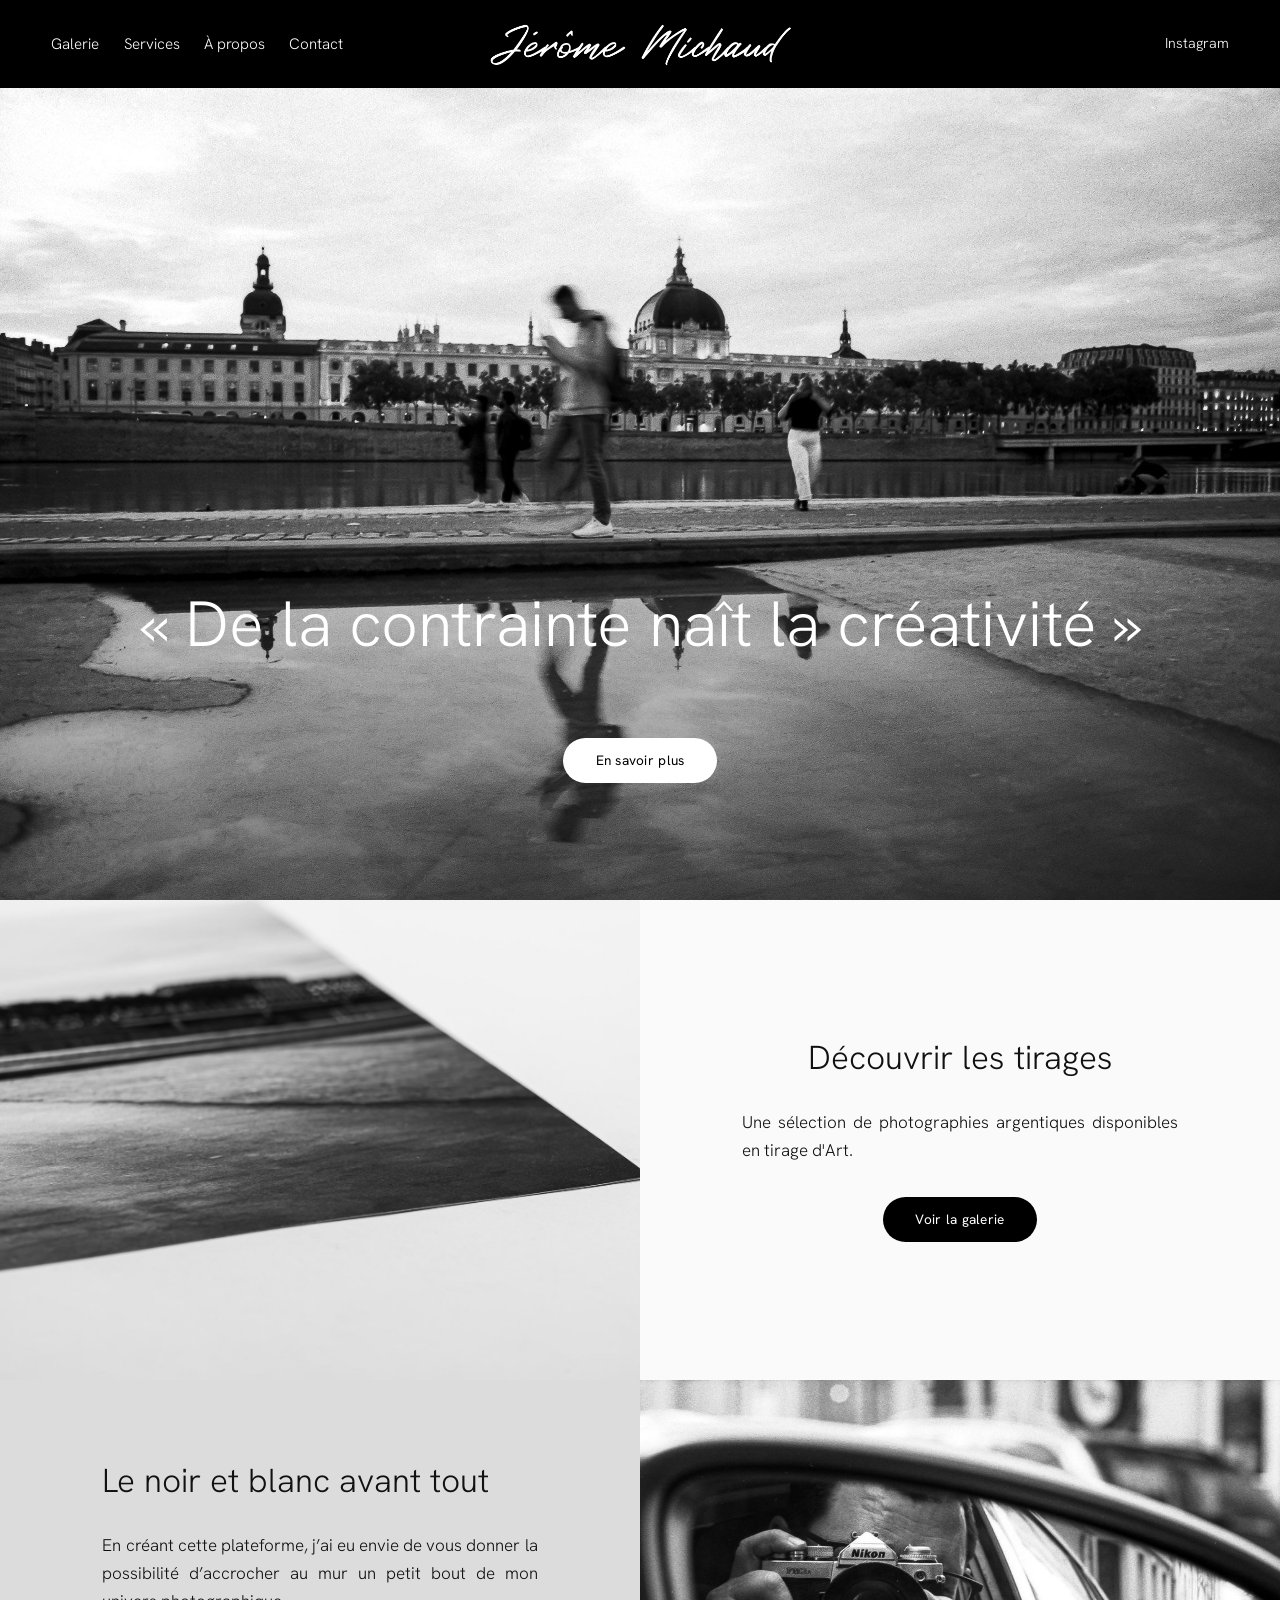
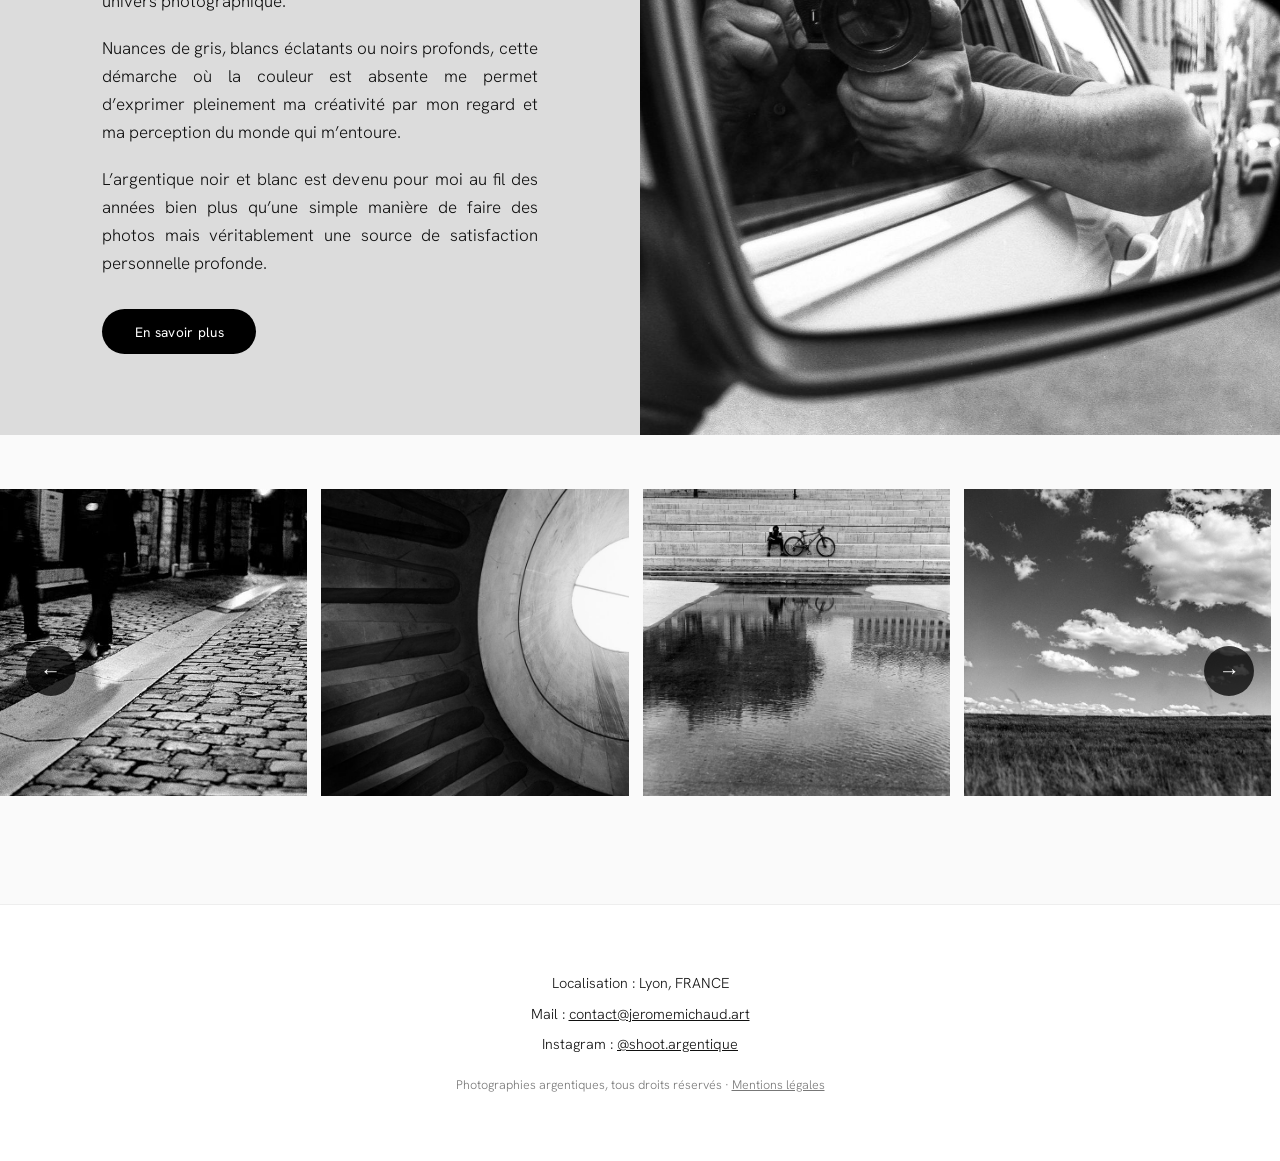
<file: index.html>
<!doctype html>
<html lang="fr"><head><meta charset="utf-8"><meta name="viewport" content="width=device-width,initial-scale=1">
<title>Jérôme Michaud · Tirages d&#x27;Art</title><meta name="description" content="Photographies argentiques en noir et blanc et tirages d&#x27;Art, par Jérôme Michaud, photographe près de Lyon.">
<link rel="canonical" href="https://www.jeromemichaud.art/">
<meta property="og:title" content="Jérôme Michaud · Tirages d&#x27;Art"><meta property="og:description" content="Photographies argentiques en noir et blanc et tirages d&#x27;Art, par Jérôme Michaud, photographe près de Lyon."><meta property="og:image" content="https://www.jeromemichaud.art/img/quais-de-lyon-2400.jpg">
<link rel="icon" href="favicon.svg" type="image/svg+xml"><link rel="stylesheet" href="style.css"></head>
<body><header><div class="barre">
<button class="burger" aria-label="Menu" aria-expanded="false">☰</button>
<nav aria-label="Navigation principale"><ul><li><a href="galerie.html">Galerie</a></li><li><a href="services.html">Services</a></li><li><a href="a-propos.html">À propos</a></li><li><a href="contact.html">Contact</a></li></ul></nav>
<a class="logo" href="index.html" aria-label="Accueil, Jérôme Michaud"><img src="img/signature-blanc.png" alt="Jérôme Michaud" width="320" height="58"></a>
<div class="droite"><a href="https://www.instagram.com/shoot.argentique/" rel="noopener">Instagram</a></div>
</div></header>
<main>
<section class="heros"><img src="img/quais-de-lyon-2400.jpg" width="1920" height="1271" alt="Les quais du Rhône à Lyon en noir et blanc, l&#x27;Hôtel-Dieu en arrière-plan">
<div class="contenu"><h1>« De la contrainte naît la créativité »</h1><a class="btn" href="a-propos.html">En savoir plus</a></div></section>
<section class="duo centre"><div class="visuel"><img loading=lazy src="img/tirage-detail-1600.jpg" width="1600" height="1067" alt="Tirage photographique noir et blanc vu en détail"></div>
<div class="texte"><h2>Découvrir les tirages</h2><p class="centre">Une sélection de photographies argentiques disponibles en tirage d'Art.</p><a class="btn" href="galerie.html">Voir la galerie</a></div></section>
<section class="duo inverse"><div class="visuel"><img loading=lazy src="img/autoportrait-retroviseur-1600.jpg" width="1600" height="1057" alt="Autoportrait au boîtier argentique dans un rétroviseur"></div>
<div class="texte"><h2>Le noir et blanc avant tout</h2>
<p>En créant cette plateforme, j’ai eu envie de vous donner la possibilité d’accrocher au mur un petit bout de mon univers photographique.</p>
<p>Nuances de gris, blancs éclatants ou noirs profonds, cette démarche où la couleur est absente me permet d’exprimer pleinement ma créativité par mon regard et ma perception du monde qui m’entoure.</p>
<p>L’argentique noir et blanc est devenu pour moi au fil des années bien plus qu’une simple manière de faire des photos mais véritablement une source de satisfaction personnelle profonde.</p>
<a class="btn" href="services.html">En savoir plus</a></div></section>
<section class="piste-wrap" aria-label="Sélection de photographies"><button class="fleche g" aria-label="Précédent" onclick="this.nextElementSibling.scrollBy({left:-this.nextElementSibling.clientWidth*.8,behavior:'smooth'})">←</button>
<div class="piste"><a class="zoom" href="img/carrousel-05-1400.jpg"><img loading="lazy" src="img/carrousel-05-700.jpg" width="700" height="467" alt="Photographie argentique noir et blanc"></a><a class="zoom" href="img/carrousel-06-1400.jpg"><img loading="lazy" src="img/carrousel-06-700.jpg" width="700" height="700" alt="Photographie argentique noir et blanc"></a><a class="zoom" href="img/carrousel-07-1400.jpg"><img loading="lazy" src="img/carrousel-07-700.jpg" width="700" height="700" alt="Photographie argentique noir et blanc"></a><a class="zoom" href="img/carrousel-08-1400.jpg"><img loading="lazy" src="img/carrousel-08-700.jpg" width="700" height="700" alt="Photographie argentique noir et blanc"></a><a class="zoom" href="img/carrousel-09-1400.jpg"><img loading="lazy" src="img/carrousel-09-700.jpg" width="700" height="600" alt="Photographie argentique noir et blanc"></a><a class="zoom" href="img/carrousel-10-1400.jpg"><img loading="lazy" src="img/carrousel-10-700.jpg" width="700" height="463" alt="Photographie argentique noir et blanc"></a><a class="zoom" href="img/carrousel-11-1400.jpg"><img loading="lazy" src="img/carrousel-11-700.jpg" width="700" height="700" alt="Photographie argentique noir et blanc"></a><a class="zoom" href="img/carrousel-12-1400.jpg"><img loading="lazy" src="img/carrousel-12-700.jpg" width="700" height="700" alt="Photographie argentique noir et blanc"></a><a class="zoom" href="img/carrousel-13-1400.jpg"><img loading="lazy" src="img/carrousel-13-700.jpg" width="700" height="467" alt="Photographie argentique noir et blanc"></a><a class="zoom" href="img/carrousel-14-1400.jpg"><img loading="lazy" src="img/carrousel-14-700.jpg" width="700" height="700" alt="Photographie argentique noir et blanc"></a><a class="zoom" href="img/carrousel-15-1400.jpg"><img loading="lazy" src="img/carrousel-15-700.jpg" width="600" height="700" alt="Photographie argentique noir et blanc"></a><a class="zoom" href="img/carrousel-16-1400.jpg"><img loading="lazy" src="img/carrousel-16-700.jpg" width="600" height="700" alt="Photographie argentique noir et blanc"></a></div><button class="fleche d" aria-label="Suivant" onclick="this.previousElementSibling.scrollBy({left:this.previousElementSibling.clientWidth*.8,behavior:'smooth'})">→</button></section></main>
<footer><div>Localisation : Lyon, FRANCE</div><div>Mail : <a href="mailto:contact@jeromemichaud.art">contact@jeromemichaud.art</a></div>
<div>Instagram : <a href="https://www.instagram.com/shoot.argentique/" rel="noopener">@shoot.argentique</a></div>
<div class="petit">Photographies argentiques, tous droits réservés · <a href="mentions-legales.html">Mentions légales</a></div></footer>
<script>document.querySelector('.burger').onclick=function(){var n=document.querySelector('header nav');var o=n.classList.toggle('ouvert');this.setAttribute('aria-expanded',o);};</script><div class="lb" id="lb" hidden><button class="lb-x" aria-label="Fermer">×</button><button class="lb-p" aria-label="Précédent">‹</button><figure><img alt=""><figcaption></figcaption></figure><button class="lb-n" aria-label="Suivant">›</button></div>
<script>
(function(){var lb=document.getElementById('lb'),im=lb.querySelector('img'),cap=lb.querySelector('figcaption'),list=[],i=0;
function show(){var a=list[i];im.src=a.getAttribute('href');im.alt=a.dataset.titre||'';cap.innerHTML=a.dataset.legende||'';}
document.addEventListener('click',function(e){var a=e.target.closest('a.zoom');if(!a)return;e.preventDefault();
list=[].slice.call(document.querySelectorAll('a.zoom')).filter(function(x){return x.offsetParent!==null||x===a;});i=list.indexOf(a);show();lb.hidden=false;document.body.style.overflow='hidden';});
function close(){lb.hidden=true;document.body.style.overflow='';im.src='';}
lb.querySelector('.lb-x').onclick=close;lb.onclick=function(e){if(e.target===lb)close();};
lb.querySelector('.lb-p').onclick=function(){i=(i-1+list.length)%list.length;show();};
lb.querySelector('.lb-n').onclick=function(){i=(i+1)%list.length;show();};
document.addEventListener('keydown',function(e){if(lb.hidden)return;if(e.key==='Escape')close();if(e.key==='ArrowLeft')lb.querySelector('.lb-p').click();if(e.key==='ArrowRight')lb.querySelector('.lb-n').click();});
})();
</script></body></html>
</file>
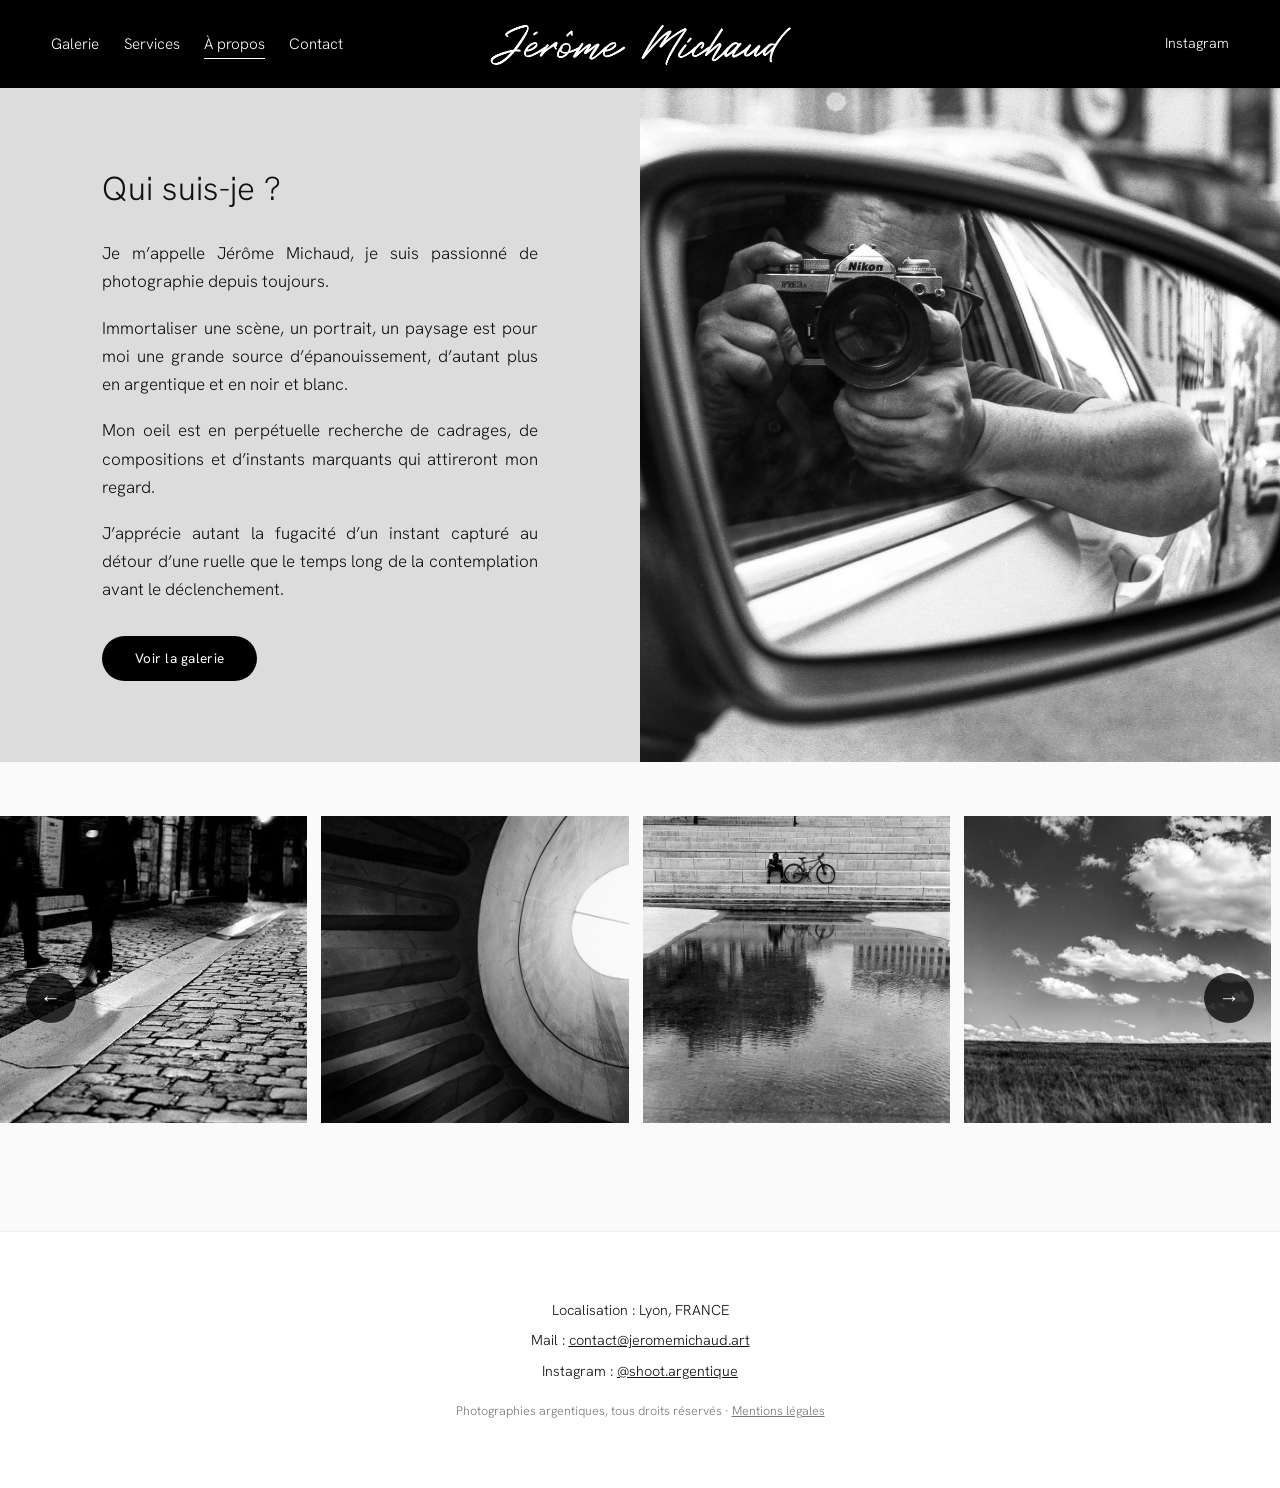
<file: a-propos.html>
<!doctype html>
<html lang="fr"><head><meta charset="utf-8"><meta name="viewport" content="width=device-width,initial-scale=1">
<title>À propos · Jérôme Michaud · Tirages d&#x27;Art</title><meta name="description" content="Jérôme Michaud, photographe passionné d&#x27;argentique et de noir et blanc, près de Lyon.">
<link rel="canonical" href="https://www.jeromemichaud.art/a-propos.html">
<meta property="og:title" content="À propos · Jérôme Michaud · Tirages d&#x27;Art"><meta property="og:description" content="Jérôme Michaud, photographe passionné d&#x27;argentique et de noir et blanc, près de Lyon."><meta property="og:image" content="https://www.jeromemichaud.art/img/quais-de-lyon-2400.jpg">
<link rel="icon" href="favicon.svg" type="image/svg+xml"><link rel="stylesheet" href="style.css"></head>
<body><header><div class="barre">
<button class="burger" aria-label="Menu" aria-expanded="false">☰</button>
<nav aria-label="Navigation principale"><ul><li><a href="galerie.html">Galerie</a></li><li><a href="services.html">Services</a></li><li><a href="a-propos.html" aria-current=page>À propos</a></li><li><a href="contact.html">Contact</a></li></ul></nav>
<a class="logo" href="index.html" aria-label="Accueil, Jérôme Michaud"><img src="img/signature-blanc.png" alt="Jérôme Michaud" width="320" height="58"></a>
<div class="droite"><a href="https://www.instagram.com/shoot.argentique/" rel="noopener">Instagram</a></div>
</div></header>
<main>
<section class="duo inverse"><div class="visuel"><img src="img/autoportrait-retroviseur-1600.jpg" width="1600" height="1057" alt="Autoportrait au boîtier argentique dans un rétroviseur"></div>
<div class="texte"><h1 class="titre">Qui suis-je ?</h1>
<p>Je m’appelle Jérôme Michaud, je suis passionné de photographie depuis toujours.</p>
<p>Immortaliser une scène, un portrait, un paysage est pour moi une grande source d’épanouissement, d’autant plus en argentique et en noir et blanc.</p>
<p>Mon oeil est en perpétuelle recherche de cadrages, de compositions et d’instants marquants qui attireront mon regard.</p>
<p>J’apprécie autant la fugacité d’un instant capturé au détour d’une ruelle que le temps long de la contemplation avant le déclenchement.</p>
<a class="btn" href="galerie.html">Voir la galerie</a></div></section><section class="piste-wrap" aria-label="Sélection de photographies"><button class="fleche g" aria-label="Précédent" onclick="this.nextElementSibling.scrollBy({left:-this.nextElementSibling.clientWidth*.8,behavior:'smooth'})">←</button>
<div class="piste"><a class="zoom" href="img/carrousel-05-1400.jpg"><img loading="lazy" src="img/carrousel-05-700.jpg" width="700" height="467" alt="Photographie argentique noir et blanc"></a><a class="zoom" href="img/carrousel-06-1400.jpg"><img loading="lazy" src="img/carrousel-06-700.jpg" width="700" height="700" alt="Photographie argentique noir et blanc"></a><a class="zoom" href="img/carrousel-07-1400.jpg"><img loading="lazy" src="img/carrousel-07-700.jpg" width="700" height="700" alt="Photographie argentique noir et blanc"></a><a class="zoom" href="img/carrousel-08-1400.jpg"><img loading="lazy" src="img/carrousel-08-700.jpg" width="700" height="700" alt="Photographie argentique noir et blanc"></a><a class="zoom" href="img/carrousel-09-1400.jpg"><img loading="lazy" src="img/carrousel-09-700.jpg" width="700" height="600" alt="Photographie argentique noir et blanc"></a><a class="zoom" href="img/carrousel-10-1400.jpg"><img loading="lazy" src="img/carrousel-10-700.jpg" width="700" height="463" alt="Photographie argentique noir et blanc"></a><a class="zoom" href="img/carrousel-11-1400.jpg"><img loading="lazy" src="img/carrousel-11-700.jpg" width="700" height="700" alt="Photographie argentique noir et blanc"></a><a class="zoom" href="img/carrousel-12-1400.jpg"><img loading="lazy" src="img/carrousel-12-700.jpg" width="700" height="700" alt="Photographie argentique noir et blanc"></a><a class="zoom" href="img/carrousel-13-1400.jpg"><img loading="lazy" src="img/carrousel-13-700.jpg" width="700" height="467" alt="Photographie argentique noir et blanc"></a><a class="zoom" href="img/carrousel-14-1400.jpg"><img loading="lazy" src="img/carrousel-14-700.jpg" width="700" height="700" alt="Photographie argentique noir et blanc"></a><a class="zoom" href="img/carrousel-15-1400.jpg"><img loading="lazy" src="img/carrousel-15-700.jpg" width="600" height="700" alt="Photographie argentique noir et blanc"></a><a class="zoom" href="img/carrousel-16-1400.jpg"><img loading="lazy" src="img/carrousel-16-700.jpg" width="600" height="700" alt="Photographie argentique noir et blanc"></a></div><button class="fleche d" aria-label="Suivant" onclick="this.previousElementSibling.scrollBy({left:this.previousElementSibling.clientWidth*.8,behavior:'smooth'})">→</button></section></main>
<footer><div>Localisation : Lyon, FRANCE</div><div>Mail : <a href="mailto:contact@jeromemichaud.art">contact@jeromemichaud.art</a></div>
<div>Instagram : <a href="https://www.instagram.com/shoot.argentique/" rel="noopener">@shoot.argentique</a></div>
<div class="petit">Photographies argentiques, tous droits réservés · <a href="mentions-legales.html">Mentions légales</a></div></footer>
<script>document.querySelector('.burger').onclick=function(){var n=document.querySelector('header nav');var o=n.classList.toggle('ouvert');this.setAttribute('aria-expanded',o);};</script><div class="lb" id="lb" hidden><button class="lb-x" aria-label="Fermer">×</button><button class="lb-p" aria-label="Précédent">‹</button><figure><img alt=""><figcaption></figcaption></figure><button class="lb-n" aria-label="Suivant">›</button></div>
<script>
(function(){var lb=document.getElementById('lb'),im=lb.querySelector('img'),cap=lb.querySelector('figcaption'),list=[],i=0;
function show(){var a=list[i];im.src=a.getAttribute('href');im.alt=a.dataset.titre||'';cap.innerHTML=a.dataset.legende||'';}
document.addEventListener('click',function(e){var a=e.target.closest('a.zoom');if(!a)return;e.preventDefault();
list=[].slice.call(document.querySelectorAll('a.zoom')).filter(function(x){return x.offsetParent!==null||x===a;});i=list.indexOf(a);show();lb.hidden=false;document.body.style.overflow='hidden';});
function close(){lb.hidden=true;document.body.style.overflow='';im.src='';}
lb.querySelector('.lb-x').onclick=close;lb.onclick=function(e){if(e.target===lb)close();};
lb.querySelector('.lb-p').onclick=function(){i=(i-1+list.length)%list.length;show();};
lb.querySelector('.lb-n').onclick=function(){i=(i+1)%list.length;show();};
document.addEventListener('keydown',function(e){if(lb.hidden)return;if(e.key==='Escape')close();if(e.key==='ArrowLeft')lb.querySelector('.lb-p').click();if(e.key==='ArrowRight')lb.querySelector('.lb-n').click();});
})();
</script></body></html>
</file>
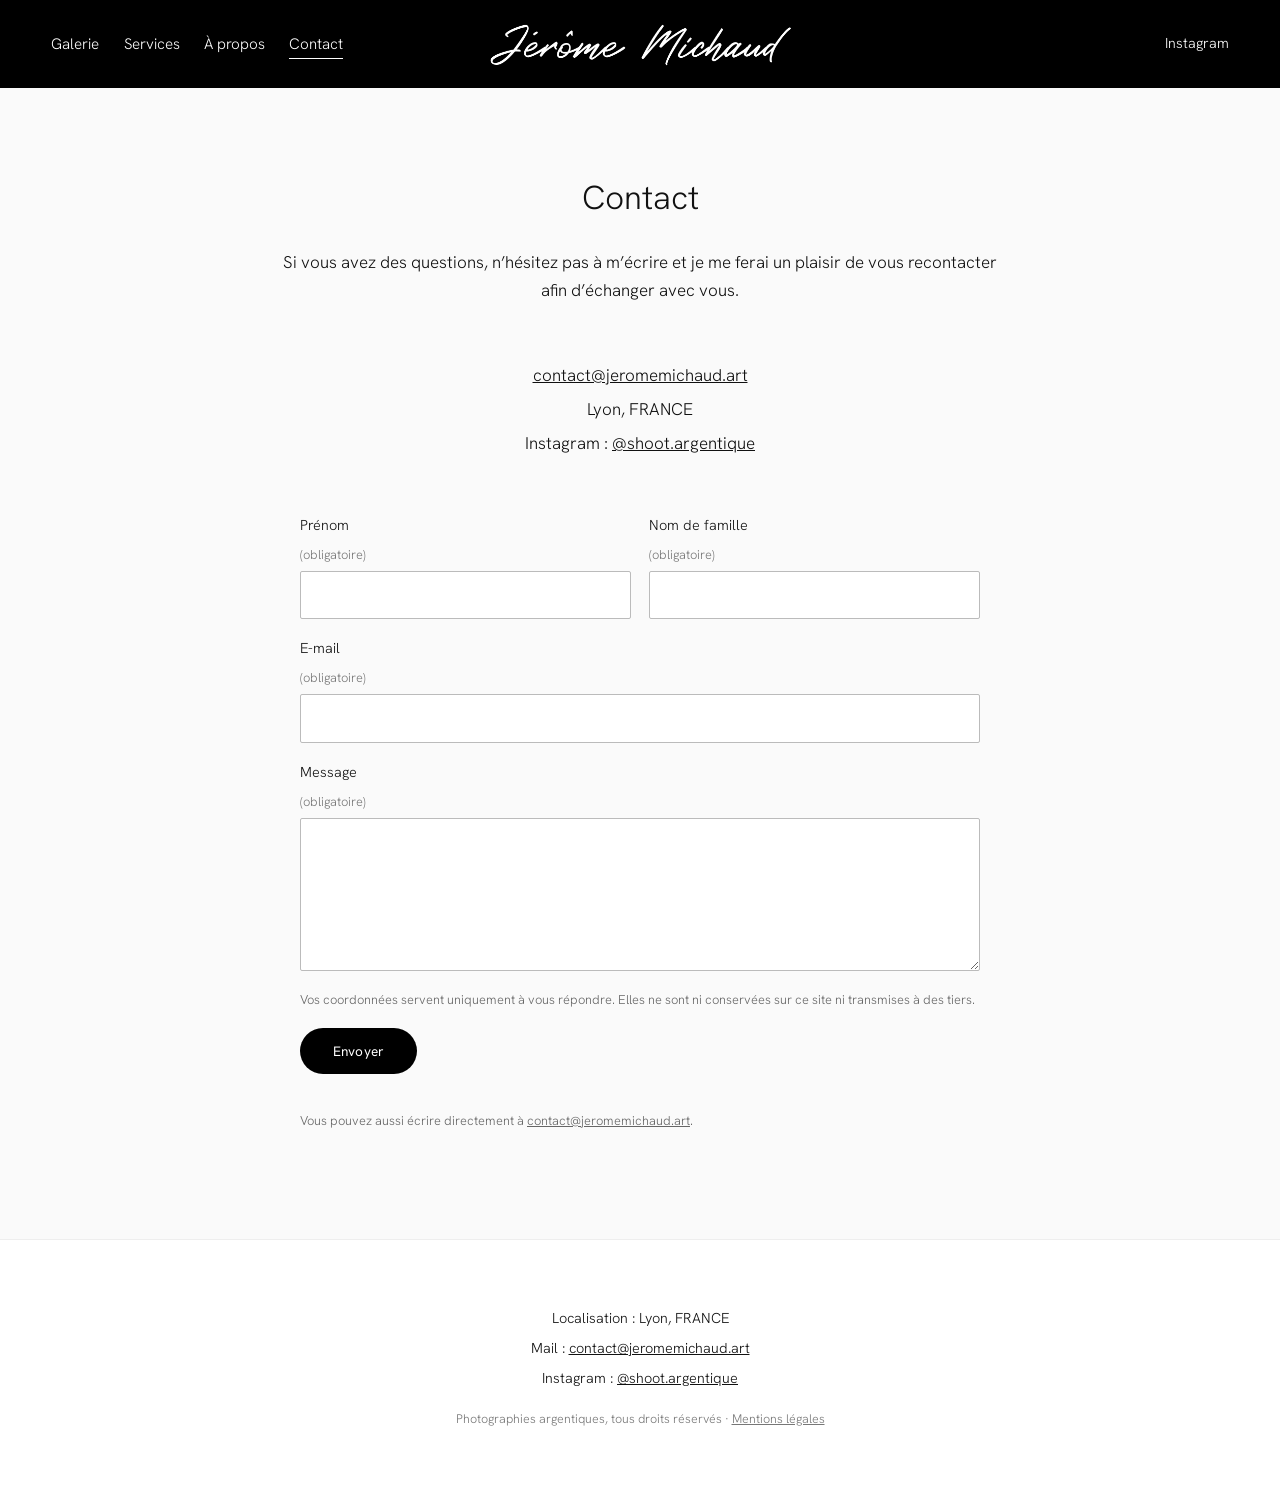
<file: contact.html>
<!doctype html>
<html lang="fr"><head><meta charset="utf-8"><meta name="viewport" content="width=device-width,initial-scale=1">
<title>Contact · Jérôme Michaud · Tirages d&#x27;Art</title><meta name="description" content="Contactez Jérôme Michaud pour un tirage d&#x27;Art ou une question.">
<link rel="canonical" href="https://www.jeromemichaud.art/contact.html">
<meta property="og:title" content="Contact · Jérôme Michaud · Tirages d&#x27;Art"><meta property="og:description" content="Contactez Jérôme Michaud pour un tirage d&#x27;Art ou une question."><meta property="og:image" content="https://www.jeromemichaud.art/img/quais-de-lyon-2400.jpg">
<link rel="icon" href="favicon.svg" type="image/svg+xml"><link rel="stylesheet" href="style.css"></head>
<body><header><div class="barre">
<button class="burger" aria-label="Menu" aria-expanded="false">☰</button>
<nav aria-label="Navigation principale"><ul><li><a href="galerie.html">Galerie</a></li><li><a href="services.html">Services</a></li><li><a href="a-propos.html">À propos</a></li><li><a href="contact.html" aria-current=page>Contact</a></li></ul></nav>
<a class="logo" href="index.html" aria-label="Accueil, Jérôme Michaud"><img src="img/signature-blanc.png" alt="Jérôme Michaud" width="320" height="58"></a>
<div class="droite"><a href="https://www.instagram.com/shoot.argentique/" rel="noopener">Instagram</a></div>
</div></header>
<main>
<div class="page"><div class="intro"><h1 class="titre">Contact</h1><p>Si vous avez des questions, n’hésitez pas à m’écrire et je me ferai un plaisir de vous recontacter afin d’échanger avec vous.</p></div>
<div class="coord"><a href="mailto:contact@jeromemichaud.art">contact@jeromemichaud.art</a><br>Lyon, FRANCE<br>Instagram : <a href="https://www.instagram.com/shoot.argentique/" rel="noopener">@shoot.argentique</a></div>
<form class="formulaire " action="contact.php" method="post">
  <div class="ligne"><label>Prénom <span>(obligatoire)</span><input name="prenom" required autocomplete="given-name"></label>
  <label>Nom de famille <span>(obligatoire)</span><input name="nom" required autocomplete="family-name"></label></div>
  <label>E-mail <span>(obligatoire)</span><input type="email" name="email" required autocomplete="email"></label>
  <label>Message <span>(obligatoire)</span><textarea name="message" rows="6" required maxlength="5000"></textarea></label>
  <label class="piege" aria-hidden="true">Ne pas remplir<input name="site_web" tabindex="-1" autocomplete="off"></label>
  <input type="hidden" name="t" value="0">
  <p class="rgpd">Vos coordonnées servent uniquement à vous répondre. Elles ne sont ni conservées sur ce site ni transmises à des tiers.</p>
  <button type="submit" class="btn">Envoyer</button>
  <p class="etat" role="status"></p>
  <p class="secours">Vous pouvez aussi écrire directement à <a href="mailto:contact@jeromemichaud.art">contact@jeromemichaud.art</a>.</p>
</form>
<script>
(function(){var f=document.querySelector('.formulaire');f.t.value=Math.floor(Date.now()/1000);
var q=location.search,e=f.querySelector('.etat');
if(q.indexOf('envoye=1')>-1){e.textContent='Merci, votre message a bien été envoyé. Nous vous répondrons rapidement.';e.className='etat ok';}
if(q.indexOf('erreur=1')>-1){e.textContent="Le message n'a pas pu être envoyé. Vérifiez les champs, ou écrivez directement à l'adresse ci-dessous.";e.className='etat ko';}})();
</script></div></main>
<footer><div>Localisation : Lyon, FRANCE</div><div>Mail : <a href="mailto:contact@jeromemichaud.art">contact@jeromemichaud.art</a></div>
<div>Instagram : <a href="https://www.instagram.com/shoot.argentique/" rel="noopener">@shoot.argentique</a></div>
<div class="petit">Photographies argentiques, tous droits réservés · <a href="mentions-legales.html">Mentions légales</a></div></footer>
<script>document.querySelector('.burger').onclick=function(){var n=document.querySelector('header nav');var o=n.classList.toggle('ouvert');this.setAttribute('aria-expanded',o);};</script></body></html>
</file>
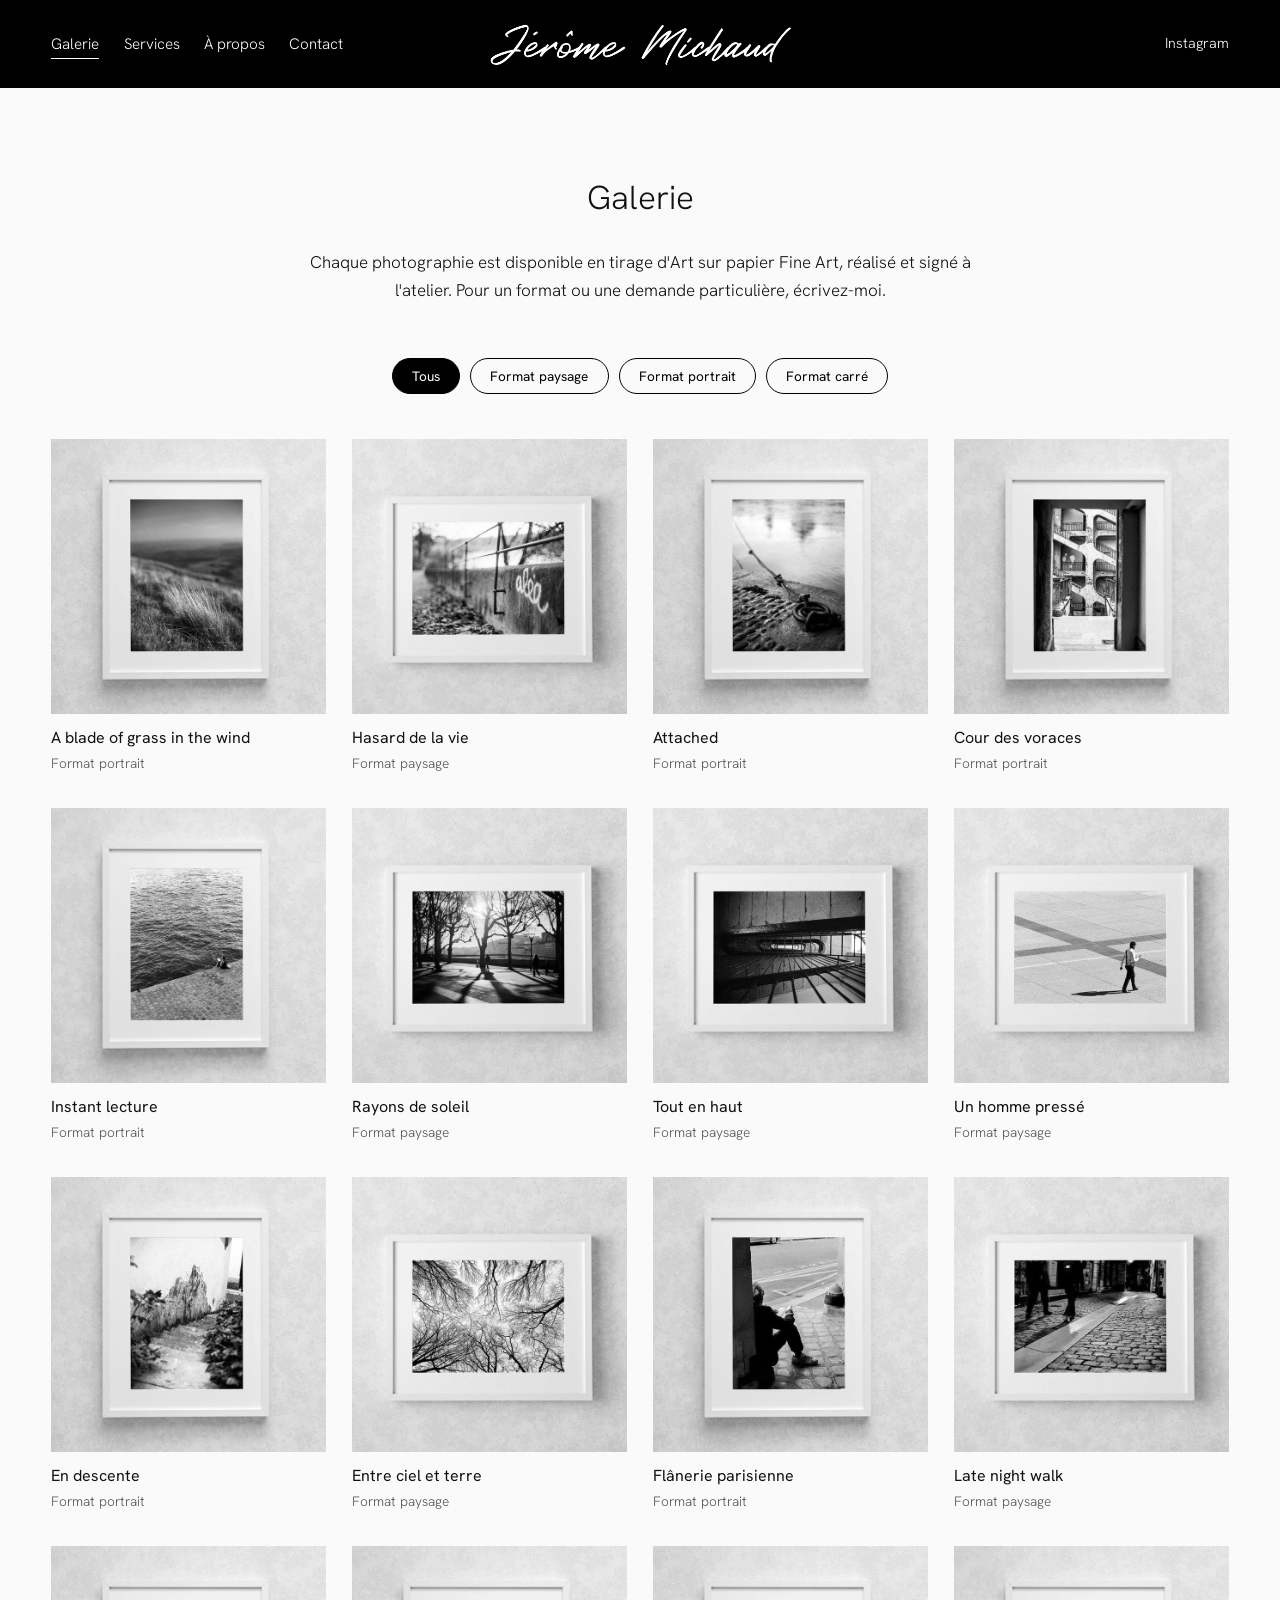
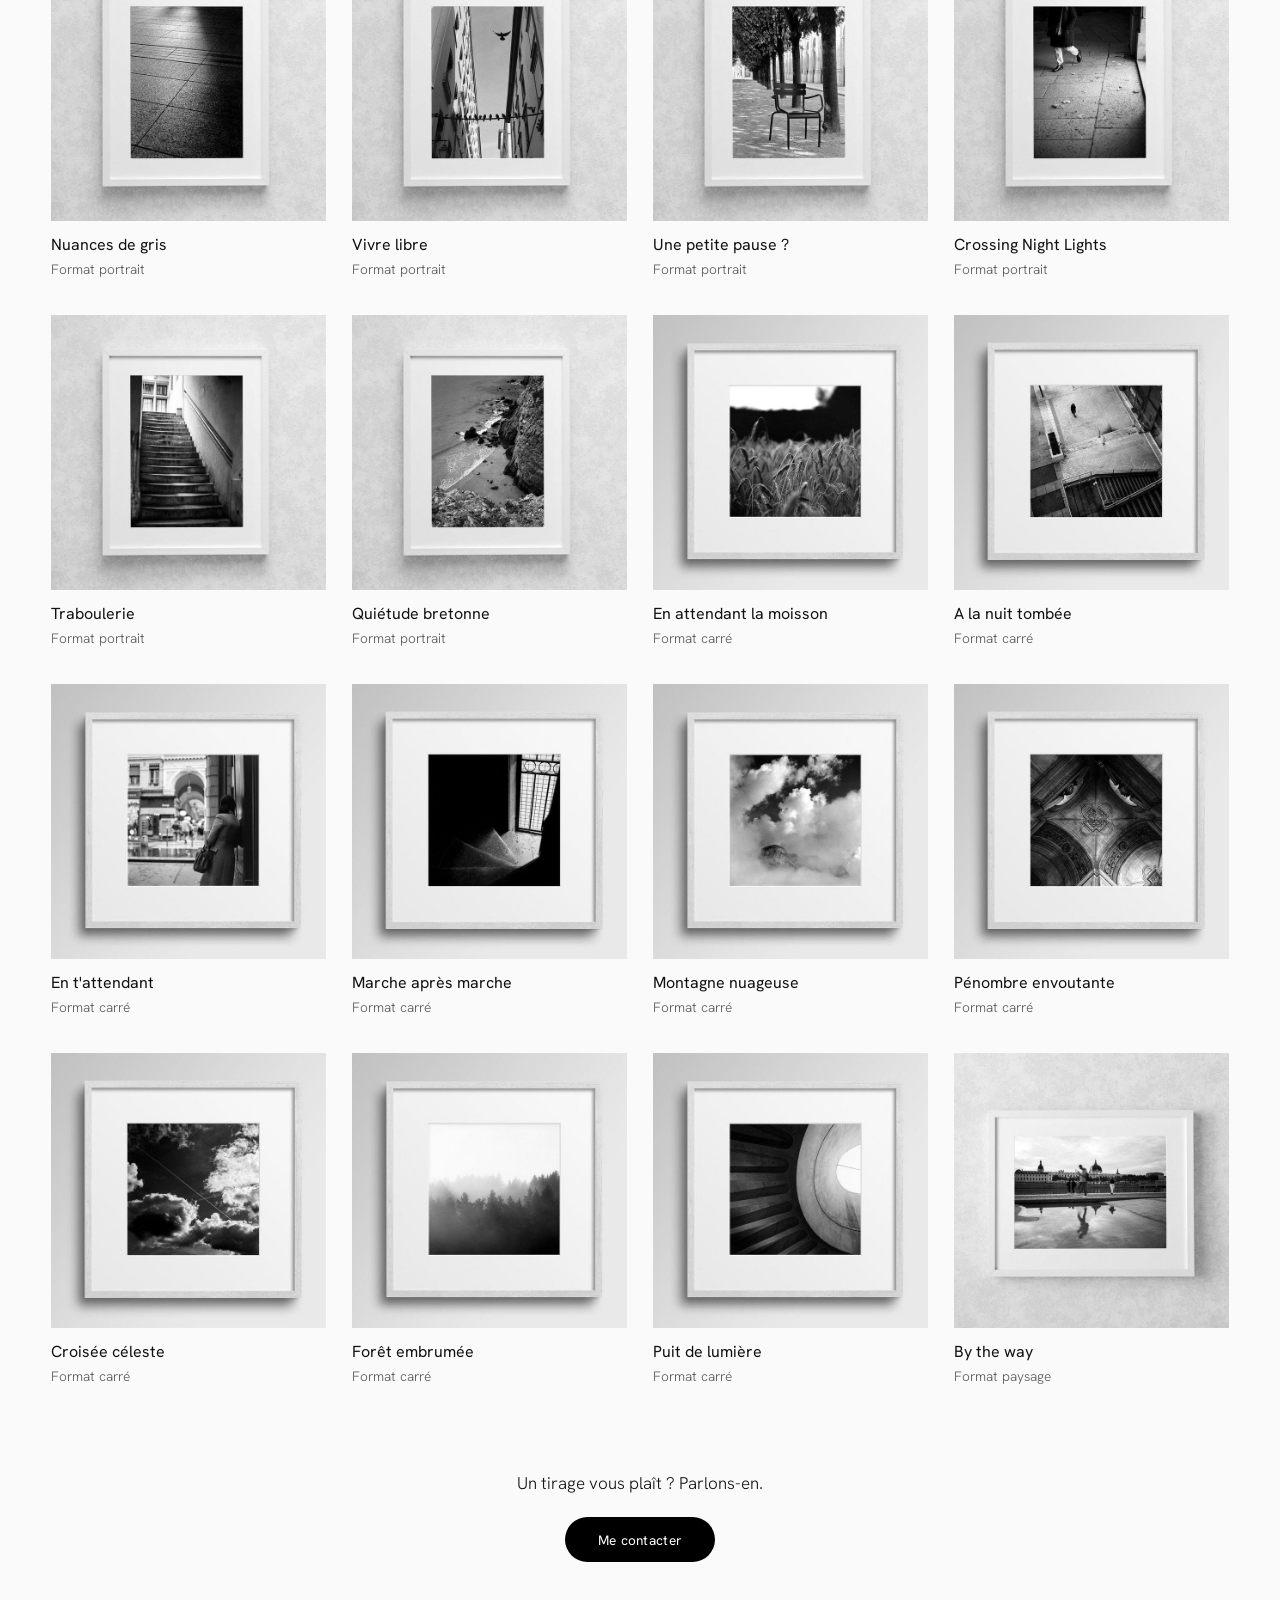
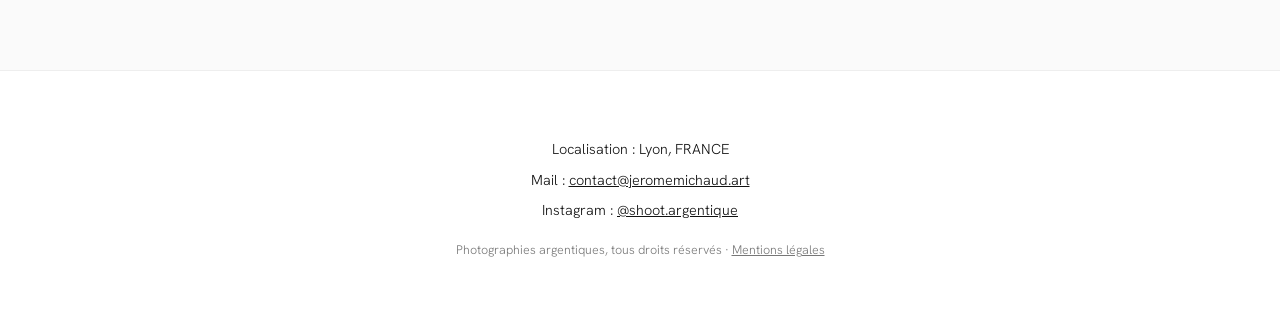
<file: galerie.html>
<!doctype html>
<html lang="fr"><head><meta charset="utf-8"><meta name="viewport" content="width=device-width,initial-scale=1">
<title>Galerie · Jérôme Michaud · Tirages d&#x27;Art</title><meta name="description" content="Galerie de photographies argentiques noir et blanc disponibles en tirage d&#x27;Art.">
<link rel="canonical" href="https://www.jeromemichaud.art/galerie.html">
<meta property="og:title" content="Galerie · Jérôme Michaud · Tirages d&#x27;Art"><meta property="og:description" content="Galerie de photographies argentiques noir et blanc disponibles en tirage d&#x27;Art."><meta property="og:image" content="https://www.jeromemichaud.art/img/quais-de-lyon-2400.jpg">
<link rel="icon" href="favicon.svg" type="image/svg+xml"><link rel="stylesheet" href="style.css"></head>
<body><header><div class="barre">
<button class="burger" aria-label="Menu" aria-expanded="false">☰</button>
<nav aria-label="Navigation principale"><ul><li><a href="galerie.html" aria-current=page>Galerie</a></li><li><a href="services.html">Services</a></li><li><a href="a-propos.html">À propos</a></li><li><a href="contact.html">Contact</a></li></ul></nav>
<a class="logo" href="index.html" aria-label="Accueil, Jérôme Michaud"><img src="img/signature-blanc.png" alt="Jérôme Michaud" width="320" height="58"></a>
<div class="droite"><a href="https://www.instagram.com/shoot.argentique/" rel="noopener">Instagram</a></div>
</div></header>
<main>
<div class="page"><div class="intro"><h1 class="titre">Galerie</h1><p>Chaque photographie est disponible en tirage d'Art sur papier Fine Art, réalisé et signé à l'atelier. Pour un format ou une demande particulière, écrivez-moi.</p></div>
<div class="filtres" role="group" aria-label="Filtrer par format"><button data-cat="tous" aria-pressed="true">Tous</button><button data-cat="paysage" aria-pressed="false">Format paysage</button><button data-cat="portrait" aria-pressed="false">Format portrait</button><button data-cat="carre" aria-pressed="false">Format carré</button></div>
<div class="grille"><article class="piece" data-cat="portrait"><a class="zoom" href="img/tirage-a-blade-of-grass-in-the-wind-1600.jpg" data-titre="A blade of grass in the wind" data-legende="A blade of grass in the wind · Format portrait"><img loading=lazy src="img/tirage-a-blade-of-grass-in-the-wind-640.jpg" width="640" height="640" alt="A blade of grass in the wind"></a><h3>A blade of grass in the wind</h3><p>Format portrait</p></article><article class="piece" data-cat="paysage"><a class="zoom" href="img/tirage-hasard-de-la-vie-1600.jpg" data-titre="Hasard de la vie" data-legende="Hasard de la vie · Format paysage"><img loading=lazy src="img/tirage-hasard-de-la-vie-640.jpg" width="640" height="640" alt="Hasard de la vie"></a><h3>Hasard de la vie</h3><p>Format paysage</p></article><article class="piece" data-cat="portrait"><a class="zoom" href="img/tirage-attached-1600.jpg" data-titre="Attached" data-legende="Attached · Format portrait"><img loading=lazy src="img/tirage-attached-640.jpg" width="640" height="640" alt="Attached"></a><h3>Attached</h3><p>Format portrait</p></article><article class="piece" data-cat="portrait"><a class="zoom" href="img/tirage-cour-des-voraces-1600.jpg" data-titre="Cour des voraces" data-legende="Cour des voraces · Format portrait"><img loading=lazy src="img/tirage-cour-des-voraces-640.jpg" width="640" height="640" alt="Cour des voraces"></a><h3>Cour des voraces</h3><p>Format portrait</p></article><article class="piece" data-cat="portrait"><a class="zoom" href="img/tirage-instant-lecture-1600.jpg" data-titre="Instant lecture" data-legende="Instant lecture · Format portrait"><img loading=lazy src="img/tirage-instant-lecture-640.jpg" width="640" height="640" alt="Instant lecture"></a><h3>Instant lecture</h3><p>Format portrait</p></article><article class="piece" data-cat="paysage"><a class="zoom" href="img/tirage-rayons-de-soleil-1600.jpg" data-titre="Rayons de soleil" data-legende="Rayons de soleil · Format paysage"><img loading=lazy src="img/tirage-rayons-de-soleil-640.jpg" width="640" height="640" alt="Rayons de soleil"></a><h3>Rayons de soleil</h3><p>Format paysage</p></article><article class="piece" data-cat="paysage"><a class="zoom" href="img/tirage-tout-en-haut-1600.jpg" data-titre="Tout en haut" data-legende="Tout en haut · Format paysage"><img loading=lazy src="img/tirage-tout-en-haut-640.jpg" width="640" height="640" alt="Tout en haut"></a><h3>Tout en haut</h3><p>Format paysage</p></article><article class="piece" data-cat="paysage"><a class="zoom" href="img/tirage-un-homme-press-1600.jpg" data-titre="Un homme pressé" data-legende="Un homme pressé · Format paysage"><img loading=lazy src="img/tirage-un-homme-press-640.jpg" width="640" height="640" alt="Un homme pressé"></a><h3>Un homme pressé</h3><p>Format paysage</p></article><article class="piece" data-cat="portrait"><a class="zoom" href="img/tirage-en-descente-1600.jpg" data-titre="En descente" data-legende="En descente · Format portrait"><img loading=lazy src="img/tirage-en-descente-640.jpg" width="640" height="640" alt="En descente"></a><h3>En descente</h3><p>Format portrait</p></article><article class="piece" data-cat="paysage"><a class="zoom" href="img/tirage-entre-ciel-et-terre-1600.jpg" data-titre="Entre ciel et terre" data-legende="Entre ciel et terre · Format paysage"><img loading=lazy src="img/tirage-entre-ciel-et-terre-640.jpg" width="640" height="640" alt="Entre ciel et terre"></a><h3>Entre ciel et terre</h3><p>Format paysage</p></article><article class="piece" data-cat="portrait"><a class="zoom" href="img/tirage-flnerie-parisienne-1600.jpg" data-titre="Flânerie parisienne" data-legende="Flânerie parisienne · Format portrait"><img loading=lazy src="img/tirage-flnerie-parisienne-640.jpg" width="640" height="640" alt="Flânerie parisienne"></a><h3>Flânerie parisienne</h3><p>Format portrait</p></article><article class="piece" data-cat="paysage"><a class="zoom" href="img/tirage-late-night-walk-1600.jpg" data-titre="Late night walk" data-legende="Late night walk · Format paysage"><img loading=lazy src="img/tirage-late-night-walk-640.jpg" width="640" height="640" alt="Late night walk"></a><h3>Late night walk</h3><p>Format paysage</p></article><article class="piece" data-cat="portrait"><a class="zoom" href="img/tirage-nuances-de-gris-1600.jpg" data-titre="Nuances de gris" data-legende="Nuances de gris · Format portrait"><img loading=lazy src="img/tirage-nuances-de-gris-640.jpg" width="640" height="640" alt="Nuances de gris"></a><h3>Nuances de gris</h3><p>Format portrait</p></article><article class="piece" data-cat="portrait"><a class="zoom" href="img/tirage-vivre-libre-1600.jpg" data-titre="Vivre libre" data-legende="Vivre libre · Format portrait"><img loading=lazy src="img/tirage-vivre-libre-640.jpg" width="640" height="640" alt="Vivre libre"></a><h3>Vivre libre</h3><p>Format portrait</p></article><article class="piece" data-cat="portrait"><a class="zoom" href="img/tirage-une-petite-pause-1600.jpg" data-titre="Une petite pause ?" data-legende="Une petite pause ? · Format portrait"><img loading=lazy src="img/tirage-une-petite-pause-640.jpg" width="640" height="640" alt="Une petite pause ?"></a><h3>Une petite pause ?</h3><p>Format portrait</p></article><article class="piece" data-cat="portrait"><a class="zoom" href="img/tirage-crossing-night-lights-1600.jpg" data-titre="Crossing Night Lights" data-legende="Crossing Night Lights · Format portrait"><img loading=lazy src="img/tirage-crossing-night-lights-640.jpg" width="640" height="640" alt="Crossing Night Lights"></a><h3>Crossing Night Lights</h3><p>Format portrait</p></article><article class="piece" data-cat="portrait"><a class="zoom" href="img/tirage-traboulerie-1600.jpg" data-titre="Traboulerie" data-legende="Traboulerie · Format portrait"><img loading=lazy src="img/tirage-traboulerie-640.jpg" width="640" height="640" alt="Traboulerie"></a><h3>Traboulerie</h3><p>Format portrait</p></article><article class="piece" data-cat="portrait"><a class="zoom" href="img/tirage-quitude-bretonne-1600.jpg" data-titre="Quiétude bretonne" data-legende="Quiétude bretonne · Format portrait"><img loading=lazy src="img/tirage-quitude-bretonne-640.jpg" width="640" height="640" alt="Quiétude bretonne"></a><h3>Quiétude bretonne</h3><p>Format portrait</p></article><article class="piece" data-cat="carre"><a class="zoom" href="img/tirage-en-attendant-la-moisson-1600.jpg" data-titre="En attendant la moisson" data-legende="En attendant la moisson · Format carré"><img loading=lazy src="img/tirage-en-attendant-la-moisson-640.jpg" width="640" height="640" alt="En attendant la moisson"></a><h3>En attendant la moisson</h3><p>Format carré</p></article><article class="piece" data-cat="carre"><a class="zoom" href="img/tirage-a-la-nuit-tombe-1600.jpg" data-titre="A la nuit tombée" data-legende="A la nuit tombée · Format carré"><img loading=lazy src="img/tirage-a-la-nuit-tombe-640.jpg" width="640" height="640" alt="A la nuit tombée"></a><h3>A la nuit tombée</h3><p>Format carré</p></article><article class="piece" data-cat="carre"><a class="zoom" href="img/tirage-en-tattendant-1600.jpg" data-titre="En t&#x27;attendant" data-legende="En t&#x27;attendant · Format carré"><img loading=lazy src="img/tirage-en-tattendant-640.jpg" width="640" height="640" alt="En t&#x27;attendant"></a><h3>En t&#x27;attendant</h3><p>Format carré</p></article><article class="piece" data-cat="carre"><a class="zoom" href="img/tirage-marche-aprs-marche-1600.jpg" data-titre="Marche après marche" data-legende="Marche après marche · Format carré"><img loading=lazy src="img/tirage-marche-aprs-marche-640.jpg" width="640" height="640" alt="Marche après marche"></a><h3>Marche après marche</h3><p>Format carré</p></article><article class="piece" data-cat="carre"><a class="zoom" href="img/tirage-montagne-nuageuse-1600.jpg" data-titre="Montagne nuageuse" data-legende="Montagne nuageuse · Format carré"><img loading=lazy src="img/tirage-montagne-nuageuse-640.jpg" width="640" height="640" alt="Montagne nuageuse"></a><h3>Montagne nuageuse</h3><p>Format carré</p></article><article class="piece" data-cat="carre"><a class="zoom" href="img/tirage-pnombre-envoutante-1600.jpg" data-titre="Pénombre envoutante" data-legende="Pénombre envoutante · Format carré"><img loading=lazy src="img/tirage-pnombre-envoutante-640.jpg" width="640" height="640" alt="Pénombre envoutante"></a><h3>Pénombre envoutante</h3><p>Format carré</p></article><article class="piece" data-cat="carre"><a class="zoom" href="img/tirage-croise-cleste-1600.jpg" data-titre="Croisée céleste" data-legende="Croisée céleste · Format carré"><img loading=lazy src="img/tirage-croise-cleste-640.jpg" width="640" height="640" alt="Croisée céleste"></a><h3>Croisée céleste</h3><p>Format carré</p></article><article class="piece" data-cat="carre"><a class="zoom" href="img/tirage-fort-embrume-1600.jpg" data-titre="Forêt embrumée" data-legende="Forêt embrumée · Format carré"><img loading=lazy src="img/tirage-fort-embrume-640.jpg" width="640" height="640" alt="Forêt embrumée"></a><h3>Forêt embrumée</h3><p>Format carré</p></article><article class="piece" data-cat="carre"><a class="zoom" href="img/tirage-puit-de-lumire-1600.jpg" data-titre="Puit de lumière" data-legende="Puit de lumière · Format carré"><img loading=lazy src="img/tirage-puit-de-lumire-640.jpg" width="640" height="640" alt="Puit de lumière"></a><h3>Puit de lumière</h3><p>Format carré</p></article><article class="piece" data-cat="paysage"><a class="zoom" href="img/tirage-by-the-way-1600.jpg" data-titre="By the way" data-legende="By the way · Format paysage"><img loading=lazy src="img/tirage-by-the-way-640.jpg" width="640" height="640" alt="By the way"></a><h3>By the way</h3><p>Format paysage</p></article></div>
<div class="cta"><p>Un tirage vous plaît ? Parlons-en.</p><a class="btn" href="contact.html">Me contacter</a></div></div></main>
<footer><div>Localisation : Lyon, FRANCE</div><div>Mail : <a href="mailto:contact@jeromemichaud.art">contact@jeromemichaud.art</a></div>
<div>Instagram : <a href="https://www.instagram.com/shoot.argentique/" rel="noopener">@shoot.argentique</a></div>
<div class="petit">Photographies argentiques, tous droits réservés · <a href="mentions-legales.html">Mentions légales</a></div></footer>
<script>document.querySelector('.burger').onclick=function(){var n=document.querySelector('header nav');var o=n.classList.toggle('ouvert');this.setAttribute('aria-expanded',o);};</script><script>
(function(){var b=document.querySelectorAll('.filtres button');b.forEach(function(x){x.onclick=function(){
b.forEach(function(y){y.setAttribute('aria-pressed','false')});x.setAttribute('aria-pressed','true');var c=x.dataset.cat;
document.querySelectorAll('.grille .piece').forEach(function(p){p.hidden=!(c==='tous'||p.dataset.cat.split(' ').indexOf(c)>-1);});};});})();
</script><div class="lb" id="lb" hidden><button class="lb-x" aria-label="Fermer">×</button><button class="lb-p" aria-label="Précédent">‹</button><figure><img alt=""><figcaption></figcaption></figure><button class="lb-n" aria-label="Suivant">›</button></div>
<script>
(function(){var lb=document.getElementById('lb'),im=lb.querySelector('img'),cap=lb.querySelector('figcaption'),list=[],i=0;
function show(){var a=list[i];im.src=a.getAttribute('href');im.alt=a.dataset.titre||'';cap.innerHTML=a.dataset.legende||'';}
document.addEventListener('click',function(e){var a=e.target.closest('a.zoom');if(!a)return;e.preventDefault();
list=[].slice.call(document.querySelectorAll('a.zoom')).filter(function(x){return x.offsetParent!==null||x===a;});i=list.indexOf(a);show();lb.hidden=false;document.body.style.overflow='hidden';});
function close(){lb.hidden=true;document.body.style.overflow='';im.src='';}
lb.querySelector('.lb-x').onclick=close;lb.onclick=function(e){if(e.target===lb)close();};
lb.querySelector('.lb-p').onclick=function(){i=(i-1+list.length)%list.length;show();};
lb.querySelector('.lb-n').onclick=function(){i=(i+1)%list.length;show();};
document.addEventListener('keydown',function(e){if(lb.hidden)return;if(e.key==='Escape')close();if(e.key==='ArrowLeft')lb.querySelector('.lb-p').click();if(e.key==='ArrowRight')lb.querySelector('.lb-n').click();});
})();
</script></body></html>
</file>
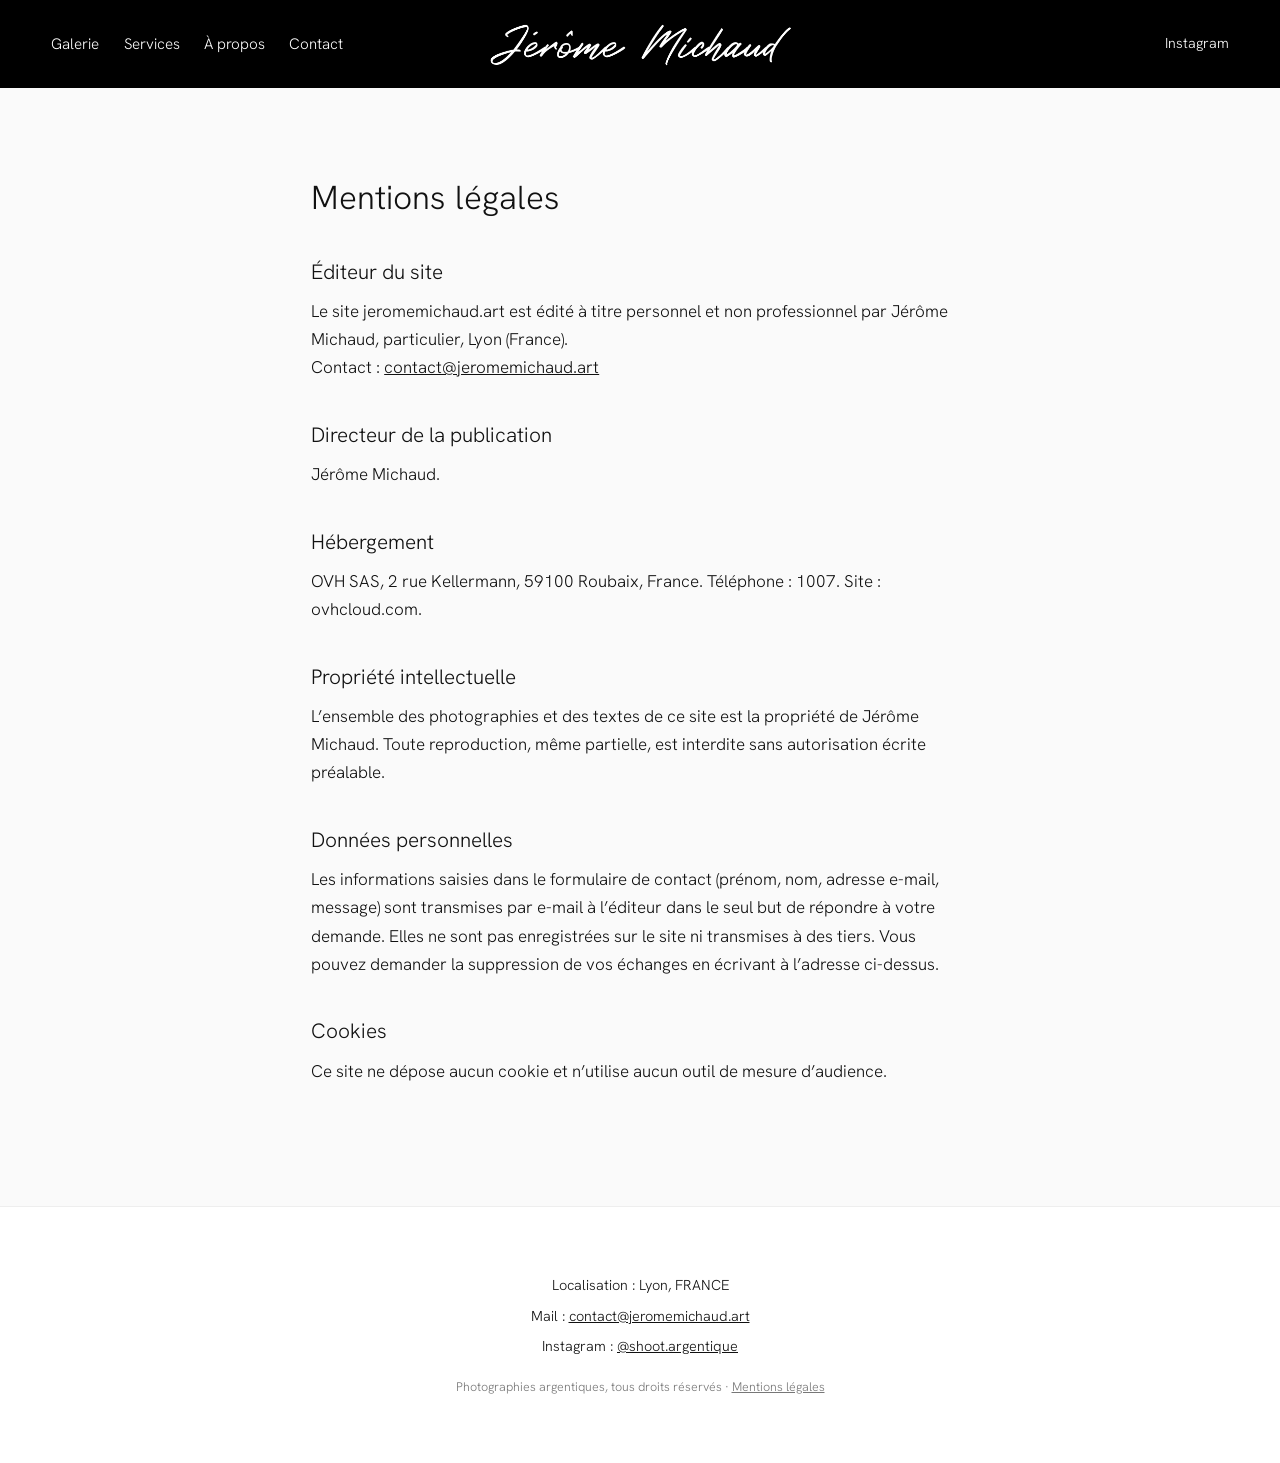
<file: mentions-legales.html>
<!doctype html>
<html lang="fr"><head><meta charset="utf-8"><meta name="viewport" content="width=device-width,initial-scale=1">
<title>Mentions légales · Jérôme Michaud</title><meta name="description" content="Mentions légales du site jeromemichaud.art.">
<link rel="canonical" href="https://www.jeromemichaud.art/mentions-legales.html">
<meta property="og:title" content="Mentions légales · Jérôme Michaud"><meta property="og:description" content="Mentions légales du site jeromemichaud.art."><meta property="og:image" content="https://www.jeromemichaud.art/img/quais-de-lyon-2400.jpg">
<link rel="icon" href="favicon.svg" type="image/svg+xml"><link rel="stylesheet" href="style.css"></head>
<body><header><div class="barre">
<button class="burger" aria-label="Menu" aria-expanded="false">☰</button>
<nav aria-label="Navigation principale"><ul><li><a href="galerie.html">Galerie</a></li><li><a href="services.html">Services</a></li><li><a href="a-propos.html">À propos</a></li><li><a href="contact.html">Contact</a></li></ul></nav>
<a class="logo" href="index.html" aria-label="Accueil, Jérôme Michaud"><img src="img/signature-blanc.png" alt="Jérôme Michaud" width="320" height="58"></a>
<div class="droite"><a href="https://www.instagram.com/shoot.argentique/" rel="noopener">Instagram</a></div>
</div></header>
<main>
<div class="page legal"><h1 class="titre">Mentions légales</h1>
<h2>Éditeur du site</h2><p>Le site jeromemichaud.art est édité à titre personnel et non professionnel par Jérôme Michaud, particulier, Lyon (France).<br>Contact : <a href="mailto:contact@jeromemichaud.art">contact@jeromemichaud.art</a></p>
<h2>Directeur de la publication</h2><p>Jérôme Michaud.</p>
<h2>Hébergement</h2><p>OVH SAS, 2 rue Kellermann, 59100 Roubaix, France. Téléphone : 1007. Site : ovhcloud.com.</p>
<h2>Propriété intellectuelle</h2><p>L’ensemble des photographies et des textes de ce site est la propriété de Jérôme Michaud. Toute reproduction, même partielle, est interdite sans autorisation écrite préalable.</p>
<h2>Données personnelles</h2><p>Les informations saisies dans le formulaire de contact (prénom, nom, adresse e-mail, message) sont transmises par e-mail à l’éditeur dans le seul but de répondre à votre demande. Elles ne sont pas enregistrées sur le site ni transmises à des tiers. Vous pouvez demander la suppression de vos échanges en écrivant à l’adresse ci-dessus.</p>
<h2>Cookies</h2><p>Ce site ne dépose aucun cookie et n’utilise aucun outil de mesure d’audience.</p></div></main>
<footer><div>Localisation : Lyon, FRANCE</div><div>Mail : <a href="mailto:contact@jeromemichaud.art">contact@jeromemichaud.art</a></div>
<div>Instagram : <a href="https://www.instagram.com/shoot.argentique/" rel="noopener">@shoot.argentique</a></div>
<div class="petit">Photographies argentiques, tous droits réservés · <a href="mentions-legales.html">Mentions légales</a></div></footer>
<script>document.querySelector('.burger').onclick=function(){var n=document.querySelector('header nav');var o=n.classList.toggle('ouvert');this.setAttribute('aria-expanded',o);};</script></body></html>
</file>
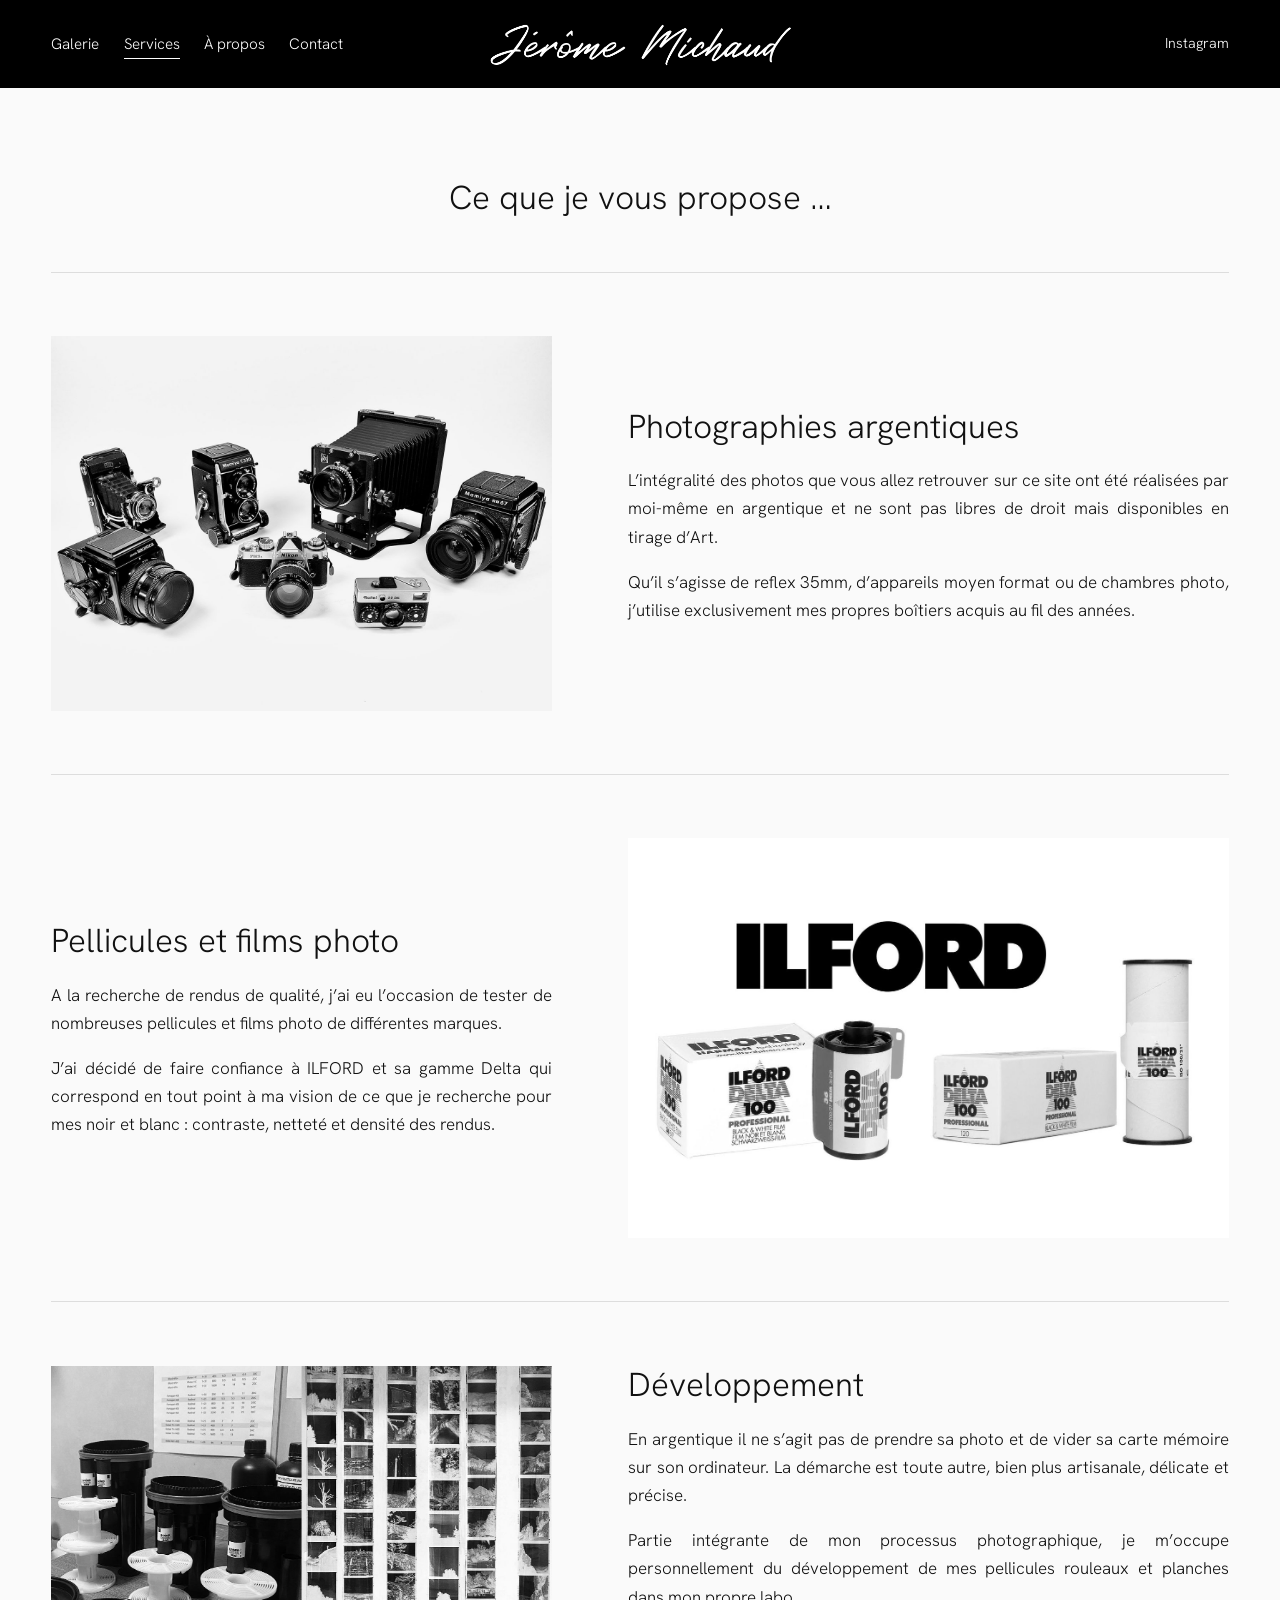
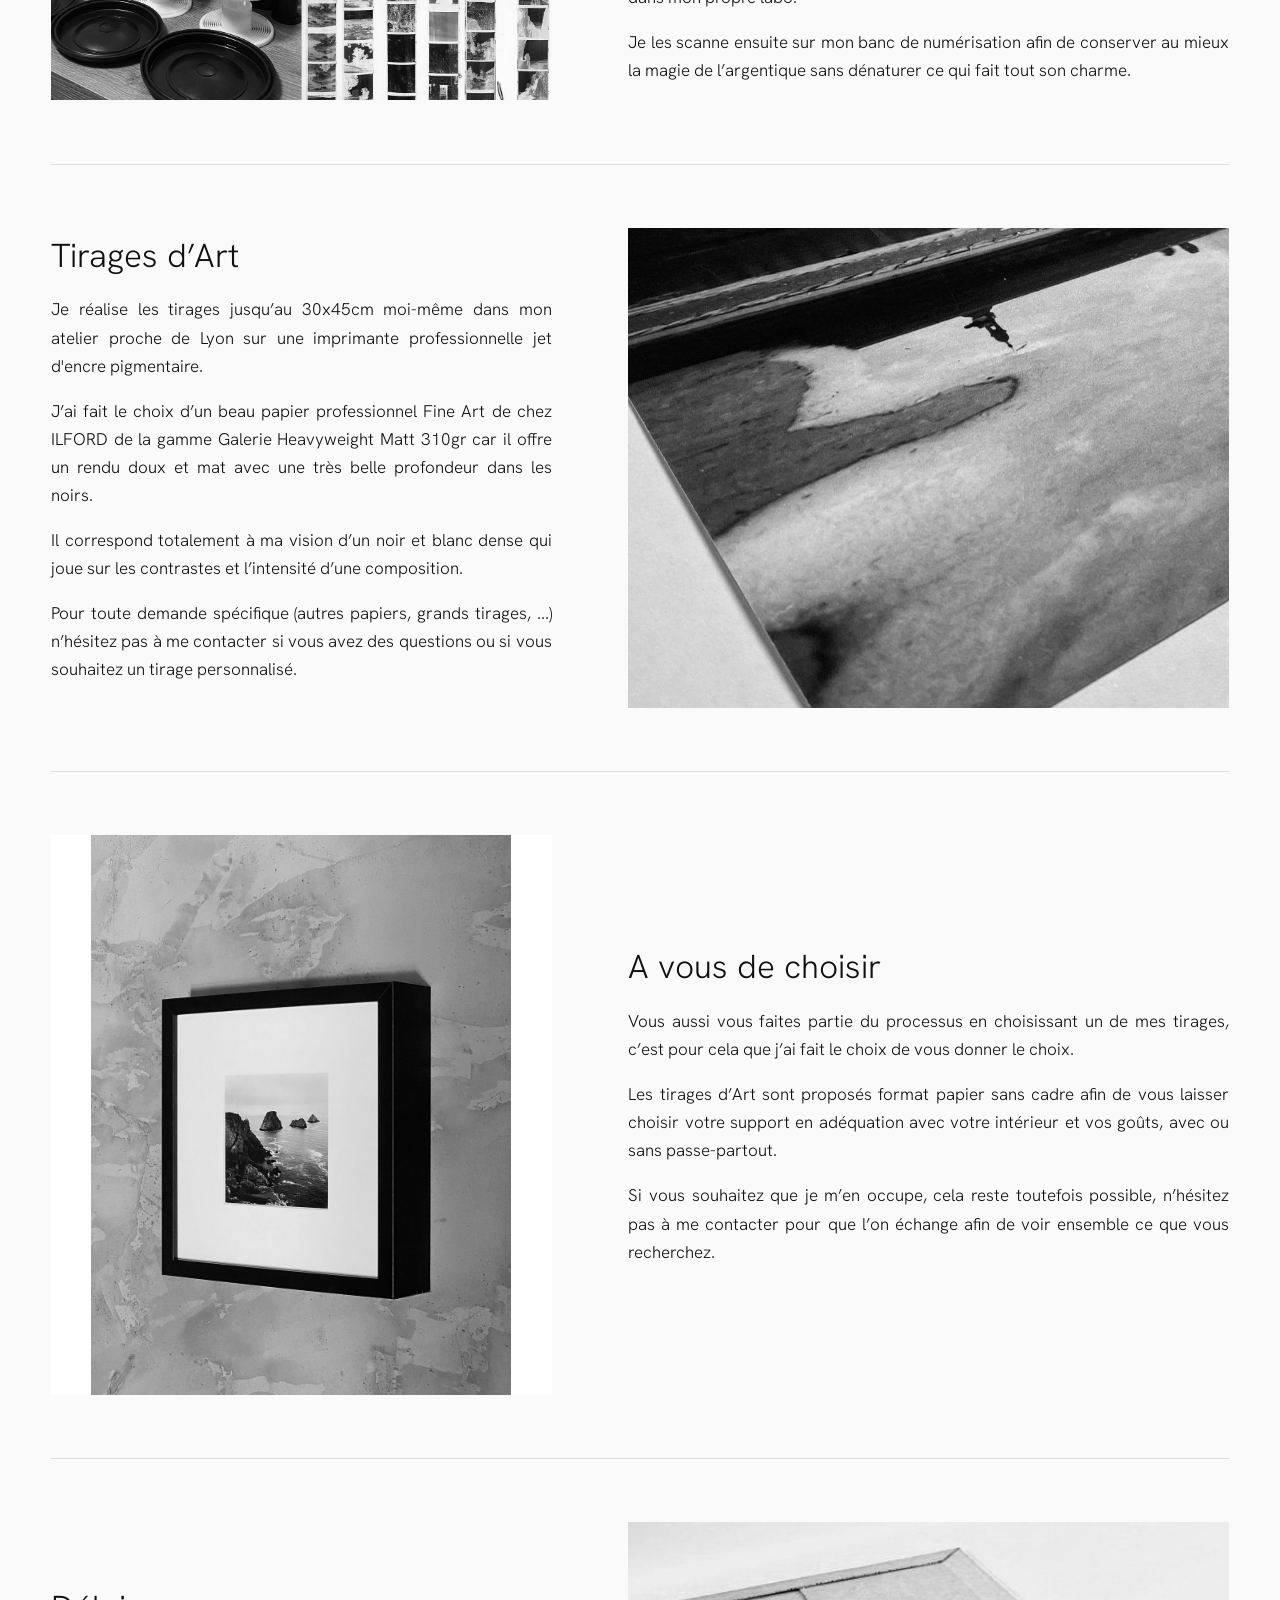
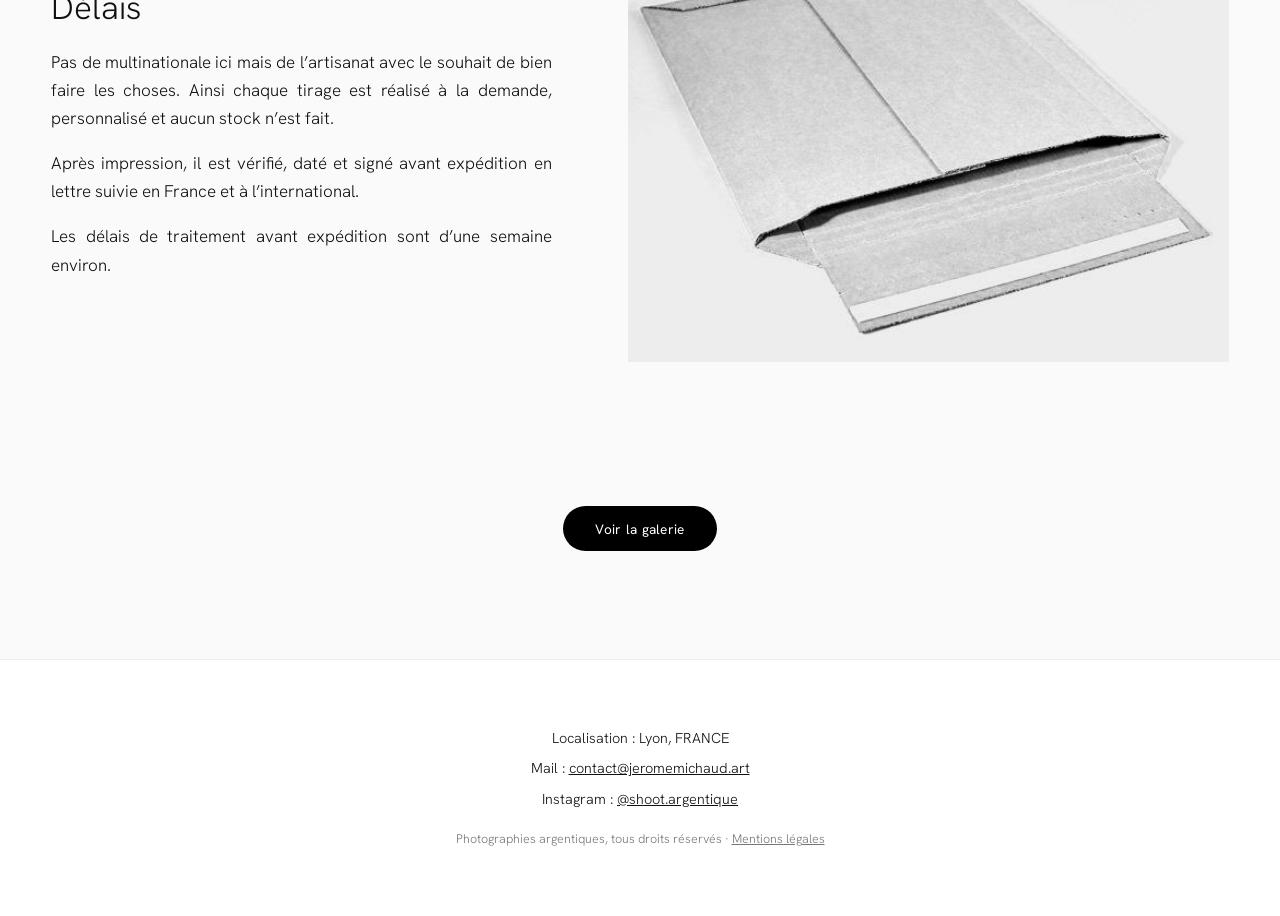
<file: services.html>
<!doctype html>
<html lang="fr"><head><meta charset="utf-8"><meta name="viewport" content="width=device-width,initial-scale=1">
<title>Services · Jérôme Michaud · Tirages d&#x27;Art</title><meta name="description" content="Photographie argentique, développement en labo personnel et tirages d&#x27;Art sur papier Fine Art Ilford.">
<link rel="canonical" href="https://www.jeromemichaud.art/services.html">
<meta property="og:title" content="Services · Jérôme Michaud · Tirages d&#x27;Art"><meta property="og:description" content="Photographie argentique, développement en labo personnel et tirages d&#x27;Art sur papier Fine Art Ilford."><meta property="og:image" content="https://www.jeromemichaud.art/img/quais-de-lyon-2400.jpg">
<link rel="icon" href="favicon.svg" type="image/svg+xml"><link rel="stylesheet" href="style.css"></head>
<body><header><div class="barre">
<button class="burger" aria-label="Menu" aria-expanded="false">☰</button>
<nav aria-label="Navigation principale"><ul><li><a href="galerie.html">Galerie</a></li><li><a href="services.html" aria-current=page>Services</a></li><li><a href="a-propos.html">À propos</a></li><li><a href="contact.html">Contact</a></li></ul></nav>
<a class="logo" href="index.html" aria-label="Accueil, Jérôme Michaud"><img src="img/signature-blanc.png" alt="Jérôme Michaud" width="320" height="58"></a>
<div class="droite"><a href="https://www.instagram.com/shoot.argentique/" rel="noopener">Instagram</a></div>
</div></header>
<main>
<div class="page"><div class="intro"><h1 class="titre">Ce que je vous propose …</h1></div><div class="services"><section><div class="visuel"><img loading=lazy src="img/service-photographies-argentiques-1400.jpg" width="1400" height="1050" alt="Collection d&#x27;appareils photo argentiques"></div><div><h2>Photographies argentiques</h2><p>L’intégralité des photos que vous allez retrouver sur ce site ont été réalisées par moi-même en argentique et ne sont pas libres de droit mais disponibles en tirage d’Art.</p><p>Qu’il s’agisse de reflex 35mm, d’appareils moyen format ou de chambres photo, j’utilise exclusivement mes propres boîtiers acquis au fil des années.</p></div></section><section><div class="visuel"><img loading=lazy src="img/service-pellicules-et-films-photo-1400.jpg" width="1400" height="933" alt="Pellicules Ilford Delta"></div><div><h2>Pellicules et films photo</h2><p>A la recherche de rendus de qualité, j’ai eu l’occasion de tester de nombreuses pellicules et films photo de différentes marques.</p><p>J’ai décidé de faire confiance à ILFORD et sa gamme Delta qui correspond en tout point à ma vision de ce que je recherche pour mes noir et blanc : contraste, netteté et densité des rendus.</p></div></section><section><div class="visuel"><img loading=lazy src="img/service-developpement-1400.jpg" width="1400" height="933" alt="Cuves de développement et planches de négatifs"></div><div><h2>Développement</h2><p>En argentique il ne s’agit pas de prendre sa photo et de vider sa carte mémoire sur son ordinateur. La démarche est toute autre, bien plus artisanale, délicate et précise.</p><p>Partie intégrante de mon processus photographique, je m’occupe personnellement du développement de mes pellicules rouleaux et planches dans mon propre labo.</p><p>Je les scanne ensuite sur mon banc de numérisation afin de conserver au mieux la magie de l’argentique sans dénaturer ce qui fait tout son charme.</p></div></section><section><div class="visuel"><img loading=lazy src="img/service-tirages-dart-1400.jpg" width="955" height="764" alt="Tirage en cours d&#x27;impression"></div><div><h2>Tirages d’Art</h2><p>Je réalise les tirages jusqu’au 30x45cm moi-même dans mon atelier proche de Lyon sur une imprimante professionnelle jet d'encre pigmentaire.</p><p>J’ai fait le choix d’un beau papier professionnel Fine Art de chez ILFORD de la gamme Galerie Heavyweight Matt 310gr car il offre un rendu doux et mat avec une très belle profondeur dans les noirs.</p><p>Il correspond totalement à ma vision d’un noir et blanc dense qui joue sur les contrastes et l’intensité d’une composition.</p><p>Pour toute demande spécifique (autres papiers, grands tirages, ...) n’hésitez pas à me contacter si vous avez des questions ou si vous souhaitez un tirage personnalisé.</p></div></section><section><div class="visuel"><img loading=lazy src="img/service-a-vous-de-choisir-1400.jpg" width="1050" height="1400" alt="Tirage encadré avec passe-partout"></div><div><h2>A vous de choisir</h2><p>Vous aussi vous faites partie du processus en choisissant un de mes tirages, c’est pour cela que j’ai fait le choix de vous donner le choix.</p><p>Les tirages d’Art sont proposés format papier sans cadre afin de vous laisser choisir votre support en adéquation avec votre intérieur et vos goûts, avec ou sans passe-partout.</p><p>Si vous souhaitez que je m’en occupe, cela reste toutefois possible, n’hésitez pas à me contacter pour que l’on échange afin de voir ensemble ce que vous recherchez.</p></div></section><section><div class="visuel"><img loading=lazy src="img/service-delais-1400.jpg" width="550" height="403" alt="Enveloppe d&#x27;expédition"></div><div><h2>Délais</h2><p>Pas de multinationale ici mais de l’artisanat avec le souhait de bien faire les choses. Ainsi chaque tirage est réalisé à la demande, personnalisé et aucun stock n’est fait.</p><p>Après impression, il est vérifié, daté et signé avant expédition en lettre suivie en France et à l’international.</p><p>Les délais de traitement avant expédition sont d’une semaine environ.</p></div></section></div>
<div class="cta"><a class="btn" href="galerie.html">Voir la galerie</a></div></div></main>
<footer><div>Localisation : Lyon, FRANCE</div><div>Mail : <a href="mailto:contact@jeromemichaud.art">contact@jeromemichaud.art</a></div>
<div>Instagram : <a href="https://www.instagram.com/shoot.argentique/" rel="noopener">@shoot.argentique</a></div>
<div class="petit">Photographies argentiques, tous droits réservés · <a href="mentions-legales.html">Mentions légales</a></div></footer>
<script>document.querySelector('.burger').onclick=function(){var n=document.querySelector('header nav');var o=n.classList.toggle('ouvert');this.setAttribute('aria-expanded',o);};</script></body></html>
</file>
<file: style.css>
@font-face{font-family:"Hanken Grotesk";font-weight:300;font-display:swap;src:url(fonts/hanken-grotesk-latin-300-normal.woff2) format("woff2")}
@font-face{font-family:"Hanken Grotesk";font-weight:400;font-display:swap;src:url(fonts/hanken-grotesk-latin-400-normal.woff2) format("woff2")}
:root{--noir:#000;--blanc:#fafafa;--gris:#dcdcdc;--txt:#111;--police:"Hanken Grotesk",system-ui,sans-serif}
*{box-sizing:border-box;margin:0;padding:0}html{scroll-behavior:smooth}
body{background:var(--blanc);color:var(--txt);font-family:var(--police);font-weight:300;font-size:17px;line-height:1.65}
a{color:inherit}img{display:block;max-width:100%;height:auto}
.btn{display:inline-block;background:var(--noir);color:#fff;text-decoration:none;border:0;border-radius:300px;padding:1em 2.4em;font:400 .85rem var(--police);letter-spacing:.02em;cursor:pointer;transition:opacity .2s}
.btn:hover{opacity:.8}
header{background:var(--noir);color:#fff;position:sticky;top:0;z-index:20}
.barre{display:grid;grid-template-columns:1fr auto 1fr;align-items:center;padding:14px 4vw;min-height:88px;gap:20px}
header nav ul{list-style:none;display:flex;gap:1.6em;font-size:.95rem}
header nav a{text-decoration:none;padding:.3em 0;border-bottom:1px solid transparent}
header nav a:hover,header nav a[aria-current]{border-bottom-color:#fff}
.logo img{height:58px;width:auto}
.droite{display:flex;justify-content:flex-end;font-size:.9rem}.droite a{text-decoration:none}
.burger{display:none;background:none;border:0;color:#fff;font-size:1.8rem;cursor:pointer}
.heros{position:relative;min-height:calc(100vh - 88px);display:flex;align-items:flex-end;justify-content:center;overflow:hidden;background:#222;color:#fff}
.heros img{position:absolute;inset:0;width:100%;height:100%;object-fit:cover}
.heros::after{content:"";position:absolute;inset:0;background:linear-gradient(to top,rgba(0,0,0,.45),transparent 55%)}
.heros .contenu{position:relative;z-index:1;text-align:center;padding:0 4vw 13vh}
.heros h1{font-weight:300;font-size:clamp(2rem,5vw,4.4rem);line-height:1.15;margin-bottom:1.2em}
.heros .btn{background:#fff;color:#000}
.duo{display:grid;grid-template-columns:1fr 1fr;background:var(--gris)}
.duo:nth-of-type(even){background:var(--blanc)}
.duo .visuel{min-height:480px}.duo .visuel img{width:100%;height:100%;object-fit:cover}
.duo .texte{display:flex;flex-direction:column;justify-content:center;padding:9vh 8vw}
.duo.inverse .visuel{order:2}
h1.titre,h2{font-weight:300;font-size:clamp(1.6rem,2.6vw,2.4rem);line-height:1.2;margin-bottom:.9em}
.duo p{margin-bottom:1.1em;text-align:justify}.duo .btn{align-self:flex-start;margin-top:1em}
.centre{text-align:center}.centre .btn{align-self:center}
.bandeau{padding:12vh 4vw 6vh;text-align:center}.bandeau p{max-width:640px;margin:0 auto}
.piste-wrap{padding:6vh 0 12vh;position:relative}
.piste{display:flex;gap:14px;overflow-x:auto;scroll-snap-type:x mandatory;padding:0 4vw;scrollbar-width:none}
.piste::-webkit-scrollbar{display:none}
.piste a{flex:0 0 clamp(220px,24vw,340px);scroll-snap-align:start}.piste img{aspect-ratio:1;object-fit:cover;width:100%}
.fleche{position:absolute;top:45%;width:50px;height:50px;border-radius:50%;border:0;background:rgba(0,0,0,.75);color:#fff;font-size:1.3rem;cursor:pointer}
.fleche.g{left:2vw}.fleche.d{right:2vw}
.page{padding:10vh 4vw 12vh;max-width:1280px;margin:0 auto}
.page>.intro{max-width:720px;margin:0 auto 6vh;text-align:center}
.filtres{display:flex;flex-wrap:wrap;gap:10px;justify-content:center;margin-bottom:5vh}
.filtres button{font:400 .85rem var(--police);background:transparent;border:1px solid #000;border-radius:300px;padding:.6em 1.4em;cursor:pointer}
.filtres button[aria-pressed=true]{background:#000;color:#fff}
.grille{display:grid;grid-template-columns:repeat(auto-fill,minmax(250px,1fr));gap:34px 26px}
.piece a{text-decoration:none;display:block}.piece img{aspect-ratio:1;object-fit:cover;width:100%;background:#eee;transition:opacity .2s}
.piece a:hover img{opacity:.85}.piece h3{font-weight:400;font-size:1rem;margin-top:.7em}.piece p{font-size:.85rem;color:#555}
.cta{margin-top:9vh;text-align:center}.cta p{margin-bottom:1.2em}
.services section{display:grid;grid-template-columns:1fr 1.2fr;gap:6vw;align-items:center;padding:7vh 0;border-top:1px solid #ddd}
.services section:nth-child(even) .visuel{order:2}.services h2{margin-bottom:.6em}.services p{margin-bottom:1em;text-align:justify}
.services .visuel img{width:100%;max-height:560px;object-fit:contain;background:#fff}
.formulaire{max-width:680px;margin:0 auto;display:grid;gap:18px}
.formulaire .ligne{display:grid;grid-template-columns:1fr 1fr;gap:18px}
.formulaire label{display:grid;gap:6px;font-size:.9rem}.formulaire label span{color:#777;font-size:.8rem}
.formulaire input,.formulaire textarea{font:300 1rem var(--police);padding:.8em;border:1px solid #bbb;background:#fff;border-radius:2px}
.formulaire .piege{position:absolute;left:-9999px}
.formulaire .rgpd,.formulaire .secours{font-size:.8rem;color:#666}.formulaire .btn{justify-self:start}
.etat.ok{color:#1d6b2f}.etat.ko{color:#a11}
.coord{text-align:center;margin-bottom:6vh;line-height:2}
.legal{max-width:760px;margin:0 auto}.legal h2{font-size:1.3rem;margin:2em 0 .6em}.legal p{margin-bottom:.8em}
footer{background:#fff;text-align:center;padding:7vh 4vw;font-size:.9rem;line-height:2.1;border-top:1px solid #eee}
footer .petit{font-size:.78rem;color:#777;margin-top:1em}
.lb{position:fixed;inset:0;background:rgba(0,0,0,.92);z-index:50;display:flex;align-items:center;justify-content:center}
.lb[hidden]{display:none}.lb figure{max-width:90vw;text-align:center;color:#ddd}
.lb img{max-height:82vh;max-width:90vw;margin:0 auto}.lb figcaption{margin-top:.8em;font-size:.9rem}
.lb button{position:absolute;background:none;border:0;color:#fff;font-size:2.6rem;cursor:pointer;padding:10px 18px}
.lb-x{top:10px;right:14px}.lb-p{left:10px}.lb-n{right:10px}
@media (max-width:820px){
.barre{grid-template-columns:auto 1fr auto}.logo{order:0}.droite{display:none}
.burger{display:block;order:2;justify-self:end}
header nav{order:3;grid-column:1/-1;display:none}header nav.ouvert{display:block}
header nav ul{flex-direction:column;gap:.4em;padding:10px 0}
.duo{grid-template-columns:1fr}.duo .visuel{min-height:300px}.duo.inverse .visuel{order:0}.duo .texte{padding:7vh 16px}
.services section{grid-template-columns:1fr}.services section:nth-child(even) .visuel{order:0}
.formulaire .ligne{grid-template-columns:1fr}.fleche{display:none}.page{padding:8vh 16px}}
</file>
